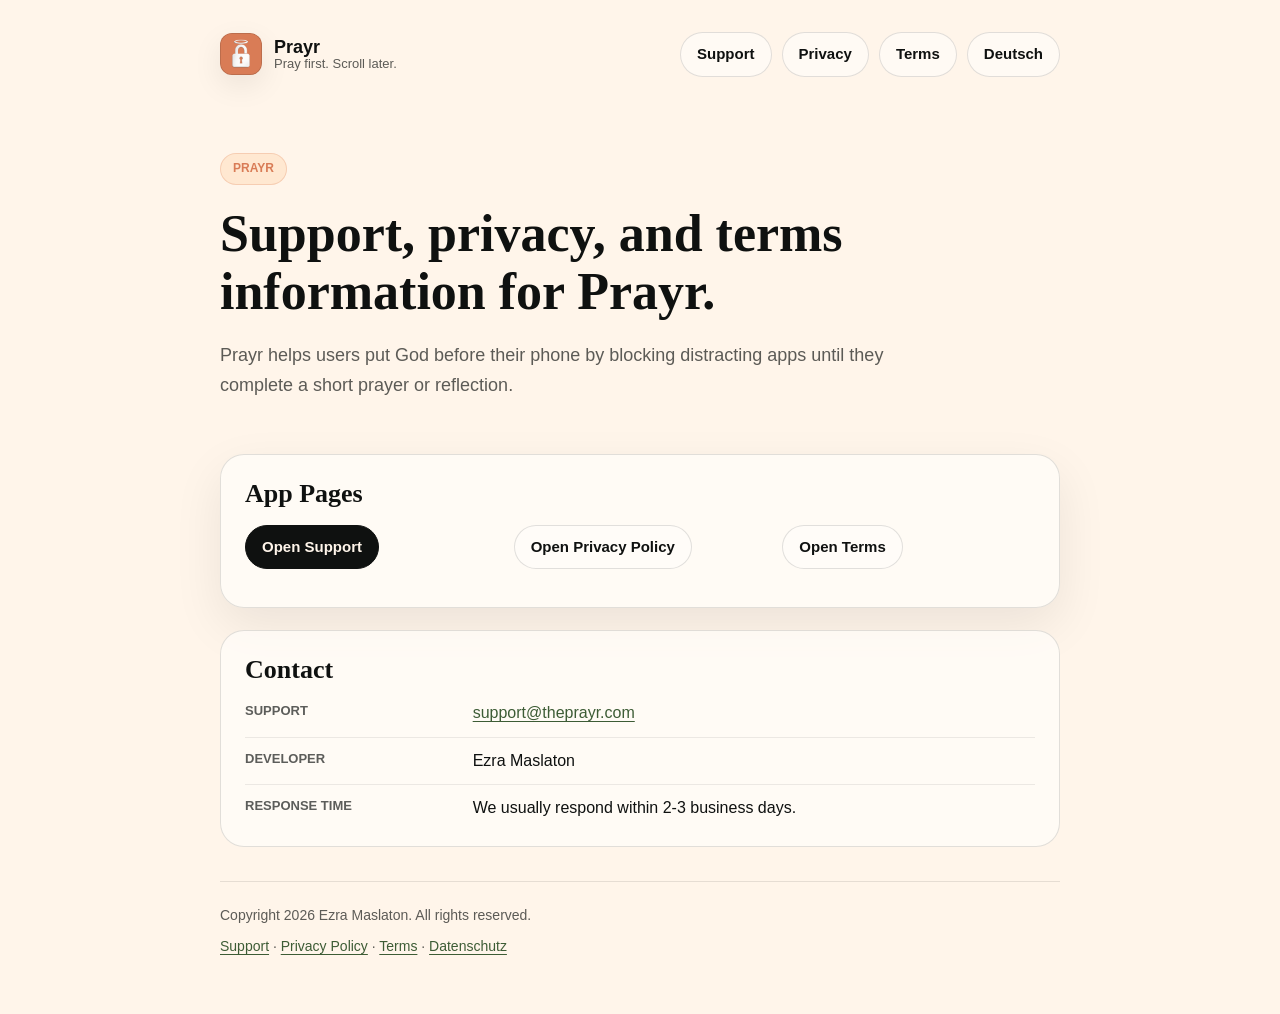
<file: docs/index.html>
<!doctype html>
<html lang="en">
  <head>
    <meta charset="utf-8">
    <meta name="viewport" content="width=device-width, initial-scale=1">
    <title>Prayr Support, Privacy, and Terms</title>
    <meta name="description" content="Support, privacy, and terms information for Prayr, the Christian prayer habit and Screen Time app blocker.">
    <meta property="og:image" content="https://theprayr.com/assets/app-icon.png">
    <link rel="icon" href="assets/app-icon.png" type="image/png">
    <link rel="stylesheet" href="assets/styles.css">
  </head>
  <body>
    <main class="site-shell">
      <header class="site-header">
        <a class="brand" href="./">
          <span class="brand-mark" aria-hidden="true"><img src="assets/app-icon.png" alt=""></span>
          <span class="brand-text">
            <span class="brand-name">Prayr</span>
            <span class="brand-tagline">Pray first. Scroll later.</span>
          </span>
        </a>
        <nav class="nav" aria-label="Main navigation">
          <a href="support/">Support</a>
          <a href="privacy/">Privacy</a>
          <a href="terms/">Terms</a>
          <a href="de/datenschutz/">Deutsch</a>
        </nav>
      </header>

      <section class="hero">
        <p class="eyebrow">Prayr</p>
        <h1>Support, privacy, and terms information for Prayr.</h1>
        <p class="lede">Prayr helps users put God before their phone by blocking distracting apps until they complete a short prayer or reflection.</p>
      </section>

      <section class="content-stack" aria-label="Available pages">
        <div class="panel">
          <h2>App Pages</h2>
          <div class="grid three">
            <p><a class="button primary" href="support/">Open Support</a></p>
            <p><a class="button" href="privacy/">Open Privacy Policy</a></p>
            <p><a class="button" href="terms/">Open Terms</a></p>
          </div>
        </div>
        <div class="panel flat">
          <h2>Contact</h2>
          <ul class="meta-list">
            <li><span class="meta-label">Support</span><span><a href="mailto:support@theprayr.com">support@theprayr.com</a></span></li>
            <li><span class="meta-label">Developer</span><span>Ezra Maslaton</span></li>
            <li><span class="meta-label">Response time</span><span>We usually respond within 2-3 business days.</span></li>
          </ul>
        </div>
      </section>

      <footer class="site-footer">
        <span>Copyright 2026 Ezra Maslaton. All rights reserved.</span>
        <span><a href="support/">Support</a> · <a href="privacy/">Privacy Policy</a> · <a href="terms/">Terms</a> · <a href="de/datenschutz/">Datenschutz</a></span>
      </footer>
    </main>
  </body>
</html>
</file>
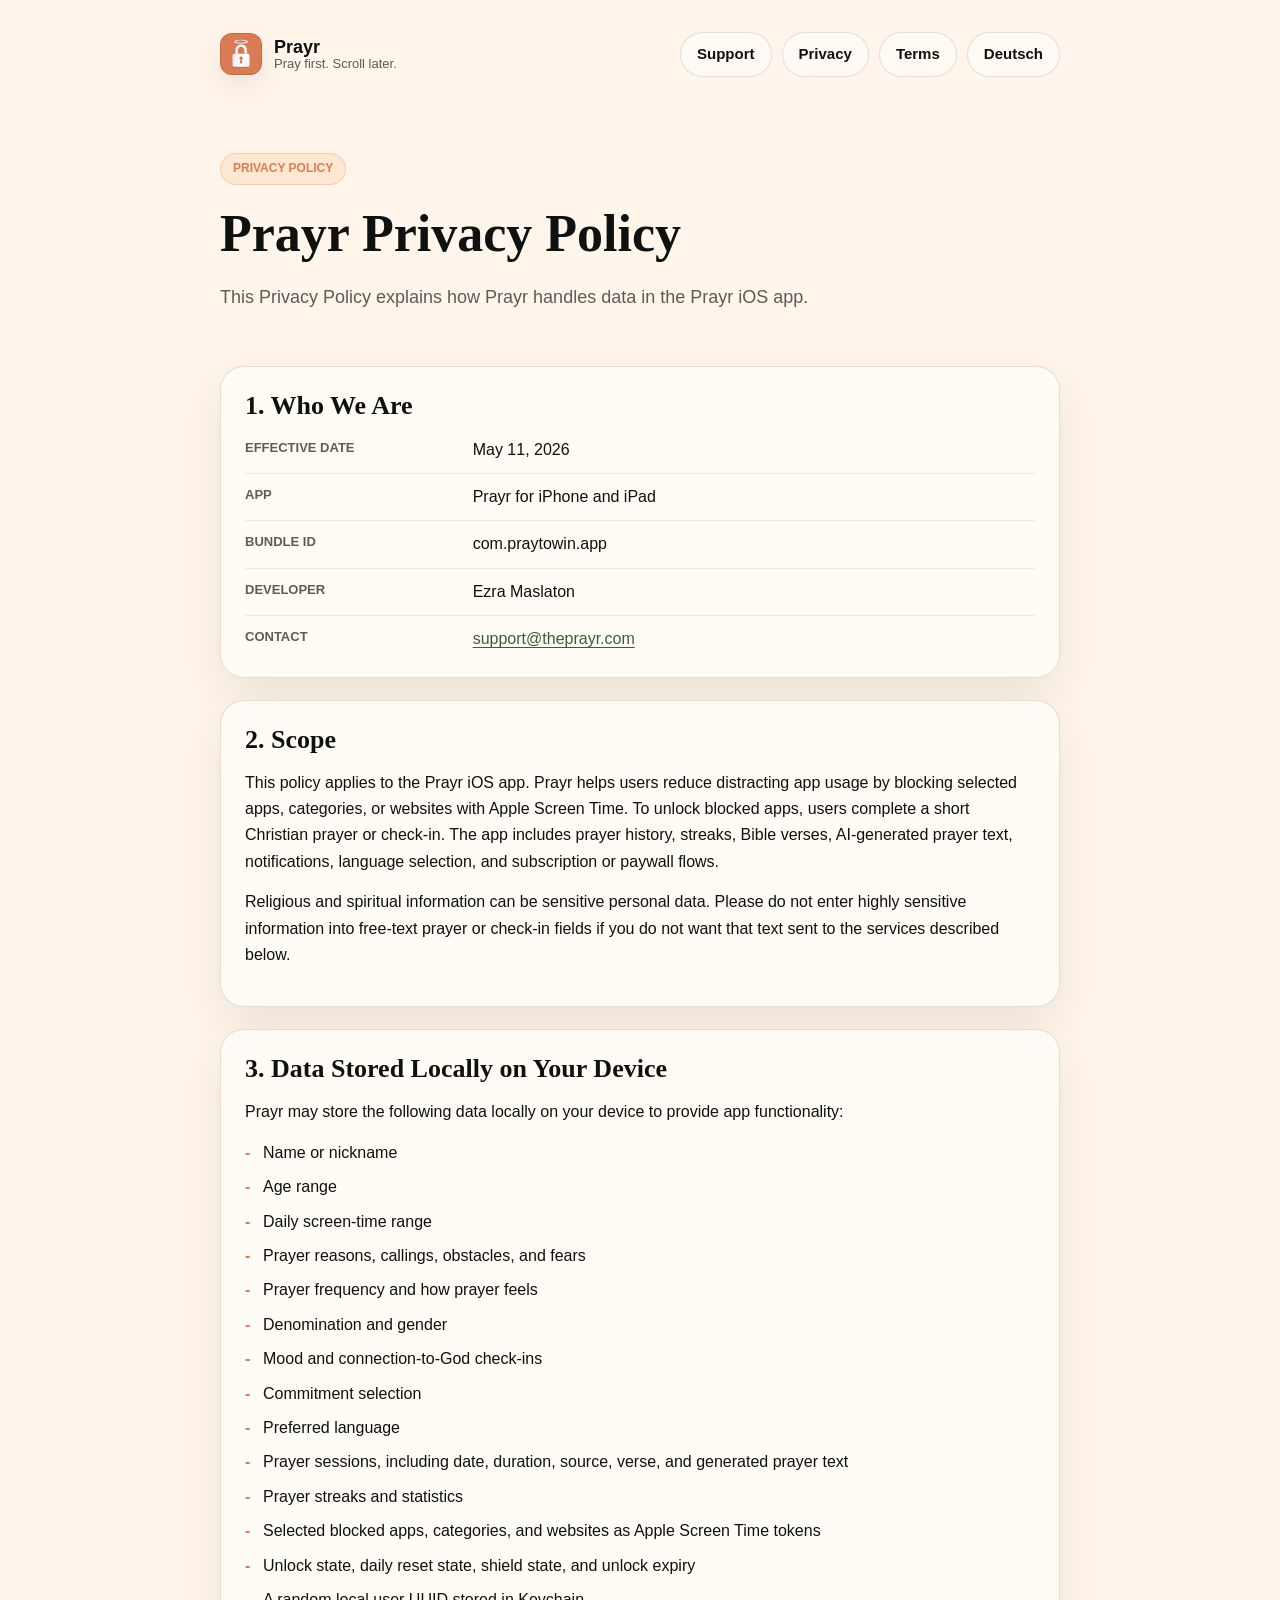
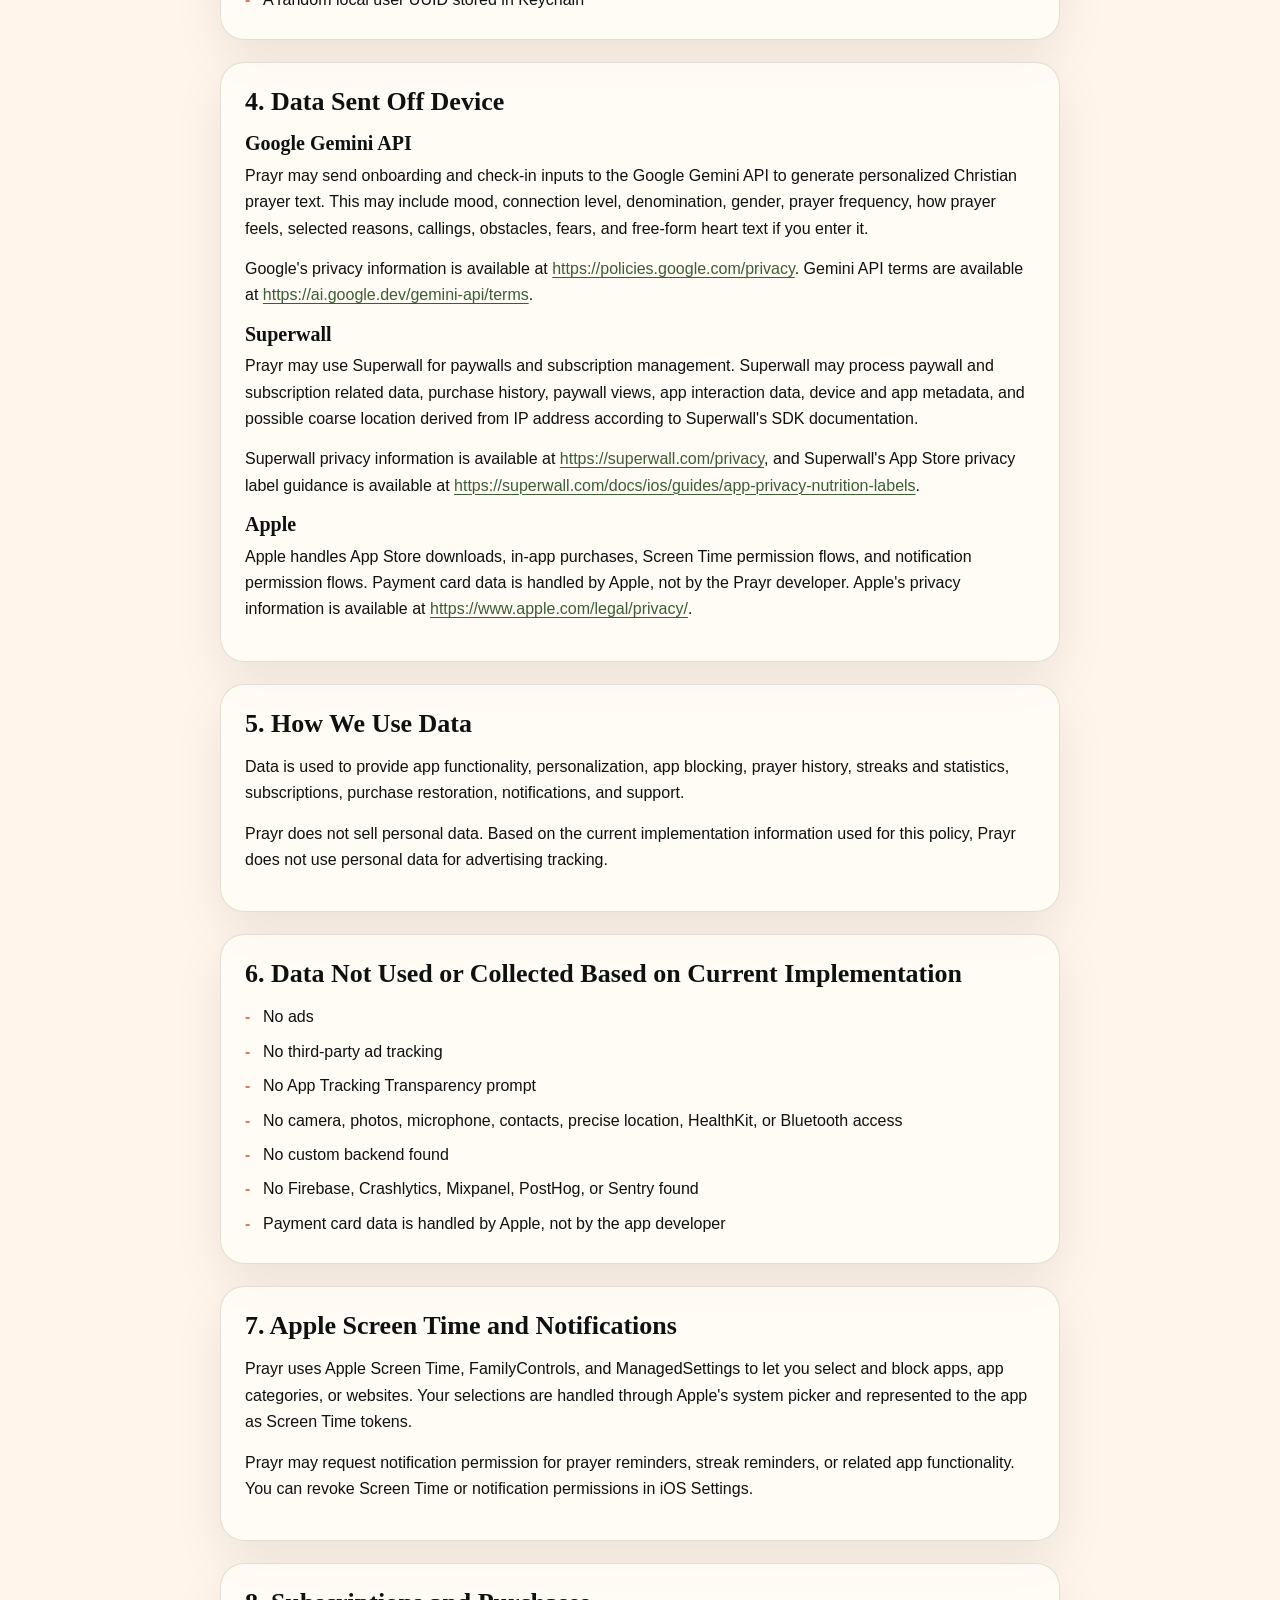
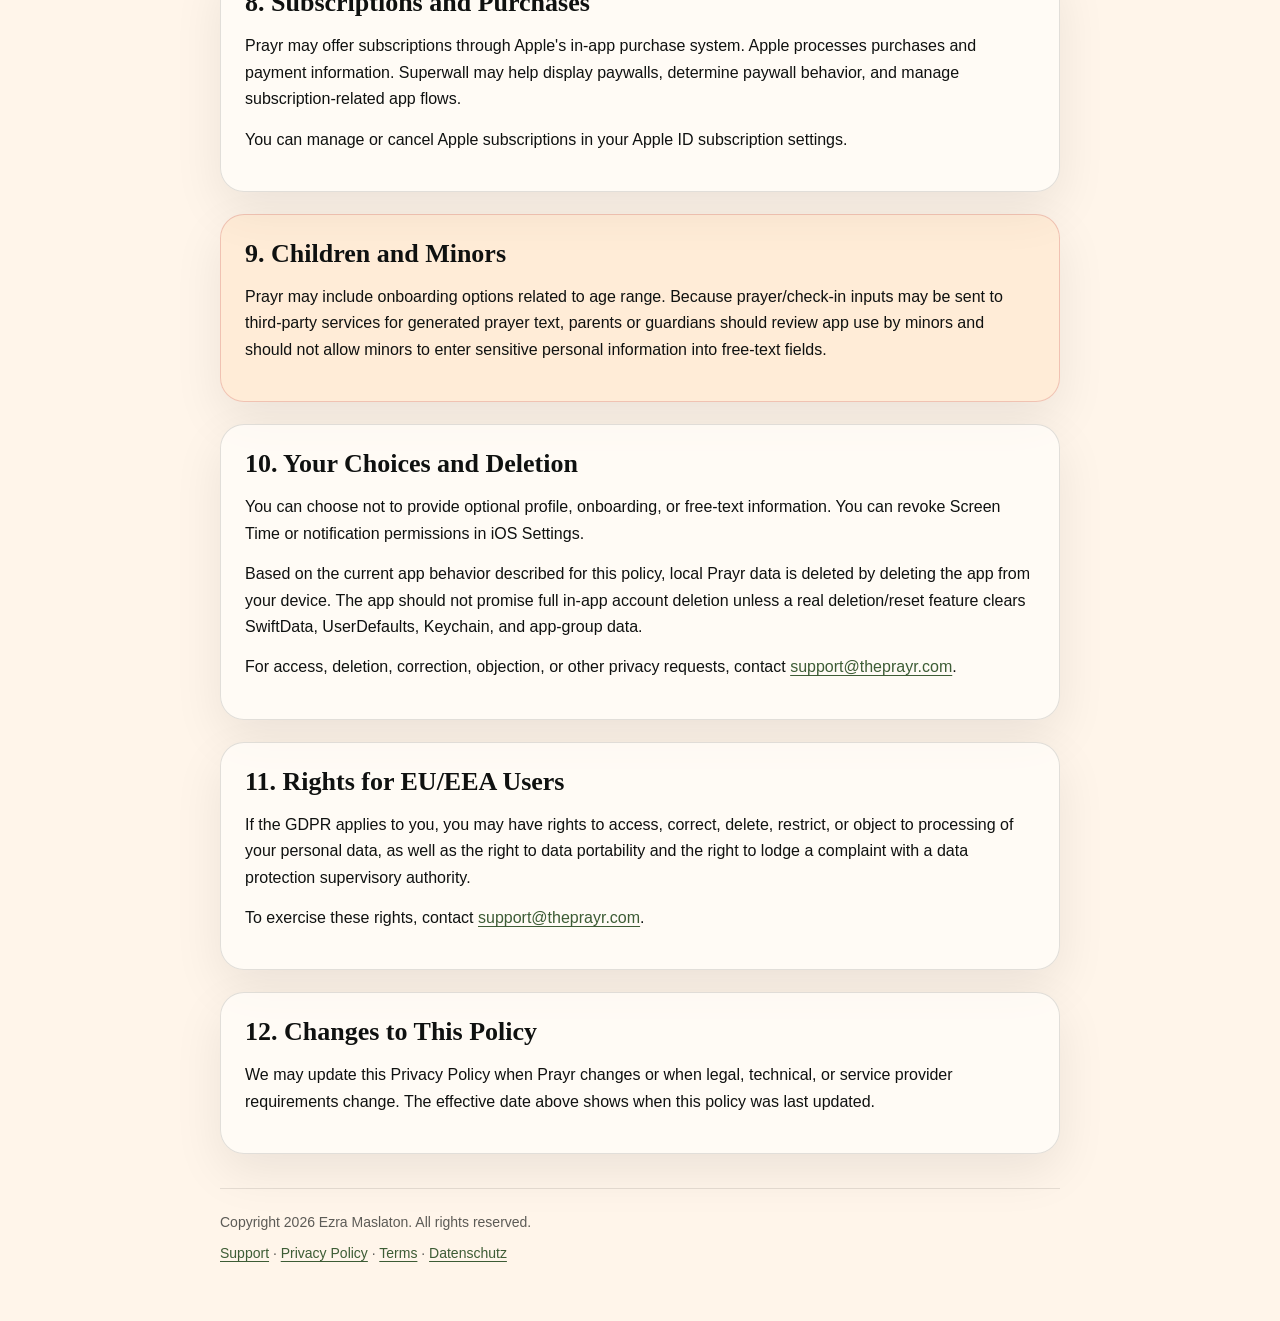
<file: docs/privacy/index.html>
<!doctype html>
<html lang="en">
  <head>
    <meta charset="utf-8">
    <meta name="viewport" content="width=device-width, initial-scale=1">
    <title>Prayr Privacy Policy</title>
    <meta name="description" content="Privacy Policy for Prayr, the Christian prayer habit and Screen Time app blocker for iOS.">
    <meta property="og:image" content="https://theprayr.com/assets/app-icon.png">
    <link rel="icon" href="../assets/app-icon.png" type="image/png">
    <link rel="stylesheet" href="../assets/styles.css">
  </head>
  <body>
    <main class="site-shell">
      <header class="site-header">
        <a class="brand" href="../">
          <span class="brand-mark" aria-hidden="true"><img src="../assets/app-icon.png" alt=""></span>
          <span class="brand-text">
            <span class="brand-name">Prayr</span>
            <span class="brand-tagline">Pray first. Scroll later.</span>
          </span>
        </a>
        <nav class="nav" aria-label="Main navigation">
          <a href="../support/">Support</a>
          <a href="./" aria-current="page">Privacy</a>
          <a href="../terms/">Terms</a>
          <a href="../de/datenschutz/">Deutsch</a>
        </nav>
      </header>

      <section class="hero">
        <p class="eyebrow">Privacy Policy</p>
        <h1>Prayr Privacy Policy</h1>
        <p class="lede">This Privacy Policy explains how Prayr handles data in the Prayr iOS app.</p>
      </section>

      <section class="content-stack">
        <div class="panel">
          <h2>1. Who We Are</h2>
          <ul class="meta-list">
            <li><span class="meta-label">Effective date</span><span>May 11, 2026</span></li>
            <li><span class="meta-label">App</span><span>Prayr for iPhone and iPad</span></li>
            <li><span class="meta-label">Bundle ID</span><span>com.praytowin.app</span></li>
            <li><span class="meta-label">Developer</span><span>Ezra Maslaton</span></li>
            <li><span class="meta-label">Contact</span><span><a href="mailto:support@theprayr.com">support@theprayr.com</a></span></li>
          </ul>
        </div>

        <div class="panel">
          <h2>2. Scope</h2>
          <p>This policy applies to the Prayr iOS app. Prayr helps users reduce distracting app usage by blocking selected apps, categories, or websites with Apple Screen Time. To unlock blocked apps, users complete a short Christian prayer or check-in. The app includes prayer history, streaks, Bible verses, AI-generated prayer text, notifications, language selection, and subscription or paywall flows.</p>
          <p>Religious and spiritual information can be sensitive personal data. Please do not enter highly sensitive information into free-text prayer or check-in fields if you do not want that text sent to the services described below.</p>
        </div>

        <div class="panel">
          <h2>3. Data Stored Locally on Your Device</h2>
          <p>Prayr may store the following data locally on your device to provide app functionality:</p>
          <ul class="plain-list">
            <li>Name or nickname</li>
            <li>Age range</li>
            <li>Daily screen-time range</li>
            <li>Prayer reasons, callings, obstacles, and fears</li>
            <li>Prayer frequency and how prayer feels</li>
            <li>Denomination and gender</li>
            <li>Mood and connection-to-God check-ins</li>
            <li>Commitment selection</li>
            <li>Preferred language</li>
            <li>Prayer sessions, including date, duration, source, verse, and generated prayer text</li>
            <li>Prayer streaks and statistics</li>
            <li>Selected blocked apps, categories, and websites as Apple Screen Time tokens</li>
            <li>Unlock state, daily reset state, shield state, and unlock expiry</li>
            <li>A random local user UUID stored in Keychain</li>
          </ul>
        </div>

        <div class="panel">
          <h2>4. Data Sent Off Device</h2>
          <h3>Google Gemini API</h3>
          <p>Prayr may send onboarding and check-in inputs to the Google Gemini API to generate personalized Christian prayer text. This may include mood, connection level, denomination, gender, prayer frequency, how prayer feels, selected reasons, callings, obstacles, fears, and free-form heart text if you enter it.</p>
          <p>Google's privacy information is available at <a href="https://policies.google.com/privacy">https://policies.google.com/privacy</a>. Gemini API terms are available at <a href="https://ai.google.dev/gemini-api/terms">https://ai.google.dev/gemini-api/terms</a>.</p>

          <h3>Superwall</h3>
          <p>Prayr may use Superwall for paywalls and subscription management. Superwall may process paywall and subscription related data, purchase history, paywall views, app interaction data, device and app metadata, and possible coarse location derived from IP address according to Superwall's SDK documentation.</p>
          <p>Superwall privacy information is available at <a href="https://superwall.com/privacy">https://superwall.com/privacy</a>, and Superwall's App Store privacy label guidance is available at <a href="https://superwall.com/docs/ios/guides/app-privacy-nutrition-labels">https://superwall.com/docs/ios/guides/app-privacy-nutrition-labels</a>.</p>

          <h3>Apple</h3>
          <p>Apple handles App Store downloads, in-app purchases, Screen Time permission flows, and notification permission flows. Payment card data is handled by Apple, not by the Prayr developer. Apple's privacy information is available at <a href="https://www.apple.com/legal/privacy/">https://www.apple.com/legal/privacy/</a>.</p>
        </div>

        <div class="panel">
          <h2>5. How We Use Data</h2>
          <p>Data is used to provide app functionality, personalization, app blocking, prayer history, streaks and statistics, subscriptions, purchase restoration, notifications, and support.</p>
          <p>Prayr does not sell personal data. Based on the current implementation information used for this policy, Prayr does not use personal data for advertising tracking.</p>
        </div>

        <div class="panel">
          <h2>6. Data Not Used or Collected Based on Current Implementation</h2>
          <ul class="plain-list">
            <li>No ads</li>
            <li>No third-party ad tracking</li>
            <li>No App Tracking Transparency prompt</li>
            <li>No camera, photos, microphone, contacts, precise location, HealthKit, or Bluetooth access</li>
            <li>No custom backend found</li>
            <li>No Firebase, Crashlytics, Mixpanel, PostHog, or Sentry found</li>
            <li>Payment card data is handled by Apple, not by the app developer</li>
          </ul>
        </div>

        <div class="panel">
          <h2>7. Apple Screen Time and Notifications</h2>
          <p>Prayr uses Apple Screen Time, FamilyControls, and ManagedSettings to let you select and block apps, app categories, or websites. Your selections are handled through Apple's system picker and represented to the app as Screen Time tokens.</p>
          <p>Prayr may request notification permission for prayer reminders, streak reminders, or related app functionality. You can revoke Screen Time or notification permissions in iOS Settings.</p>
        </div>

        <div class="panel">
          <h2>8. Subscriptions and Purchases</h2>
          <p>Prayr may offer subscriptions through Apple's in-app purchase system. Apple processes purchases and payment information. Superwall may help display paywalls, determine paywall behavior, and manage subscription-related app flows.</p>
          <p>You can manage or cancel Apple subscriptions in your Apple ID subscription settings.</p>
        </div>

        <div class="panel warning">
          <h2>9. Children and Minors</h2>
          <p>Prayr may include onboarding options related to age range. Because prayer/check-in inputs may be sent to third-party services for generated prayer text, parents or guardians should review app use by minors and should not allow minors to enter sensitive personal information into free-text fields.</p>
        </div>

        <div class="panel">
          <h2>10. Your Choices and Deletion</h2>
          <p>You can choose not to provide optional profile, onboarding, or free-text information. You can revoke Screen Time or notification permissions in iOS Settings.</p>
          <p>Based on the current app behavior described for this policy, local Prayr data is deleted by deleting the app from your device. The app should not promise full in-app account deletion unless a real deletion/reset feature clears SwiftData, UserDefaults, Keychain, and app-group data.</p>
          <p>For access, deletion, correction, objection, or other privacy requests, contact <a href="mailto:support@theprayr.com">support@theprayr.com</a>.</p>
        </div>

        <div class="panel">
          <h2>11. Rights for EU/EEA Users</h2>
          <p>If the GDPR applies to you, you may have rights to access, correct, delete, restrict, or object to processing of your personal data, as well as the right to data portability and the right to lodge a complaint with a data protection supervisory authority.</p>
          <p>To exercise these rights, contact <a href="mailto:support@theprayr.com">support@theprayr.com</a>.</p>
        </div>

        <div class="panel">
          <h2>12. Changes to This Policy</h2>
          <p>We may update this Privacy Policy when Prayr changes or when legal, technical, or service provider requirements change. The effective date above shows when this policy was last updated.</p>
        </div>
      </section>

      <footer class="site-footer">
        <span>Copyright 2026 Ezra Maslaton. All rights reserved.</span>
        <span><a href="../support/">Support</a> · <a href="./">Privacy Policy</a> · <a href="../terms/">Terms</a> · <a href="../de/datenschutz/">Datenschutz</a></span>
      </footer>
    </main>
  </body>
</html>
</file>
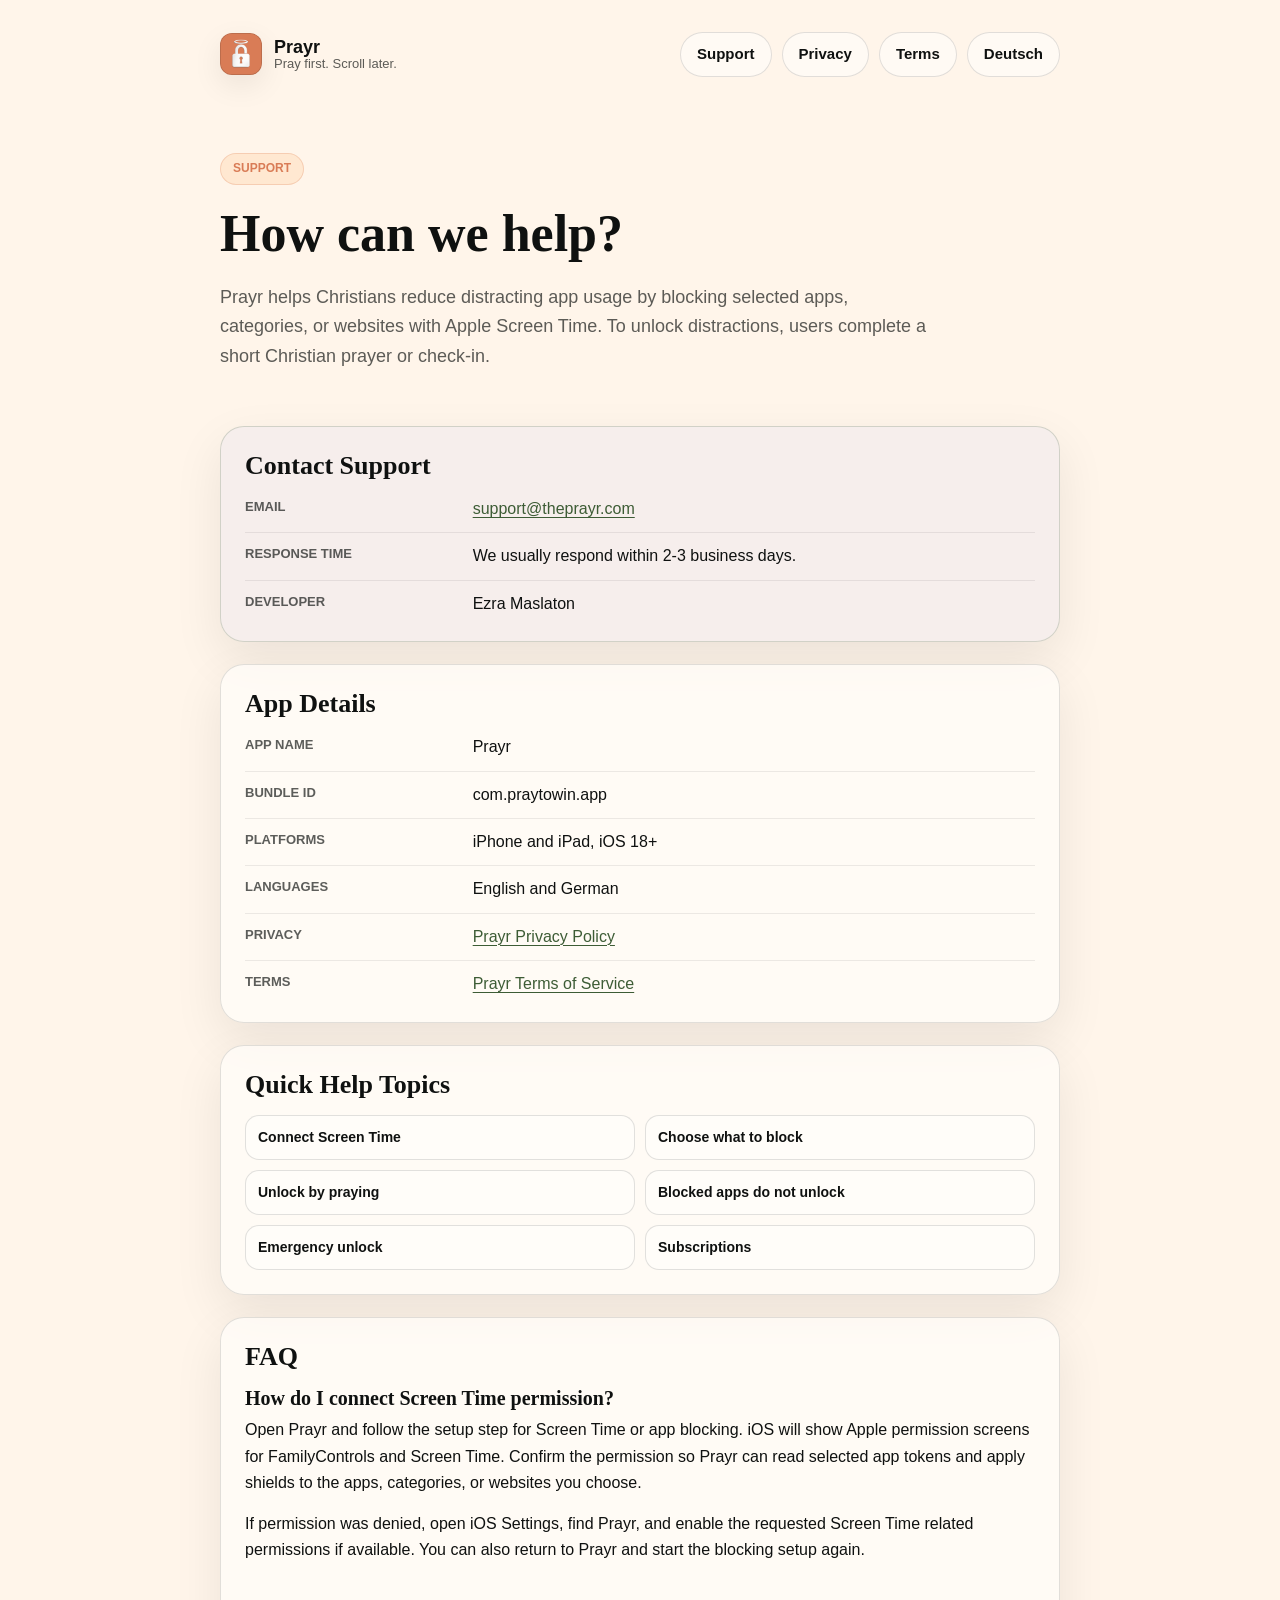
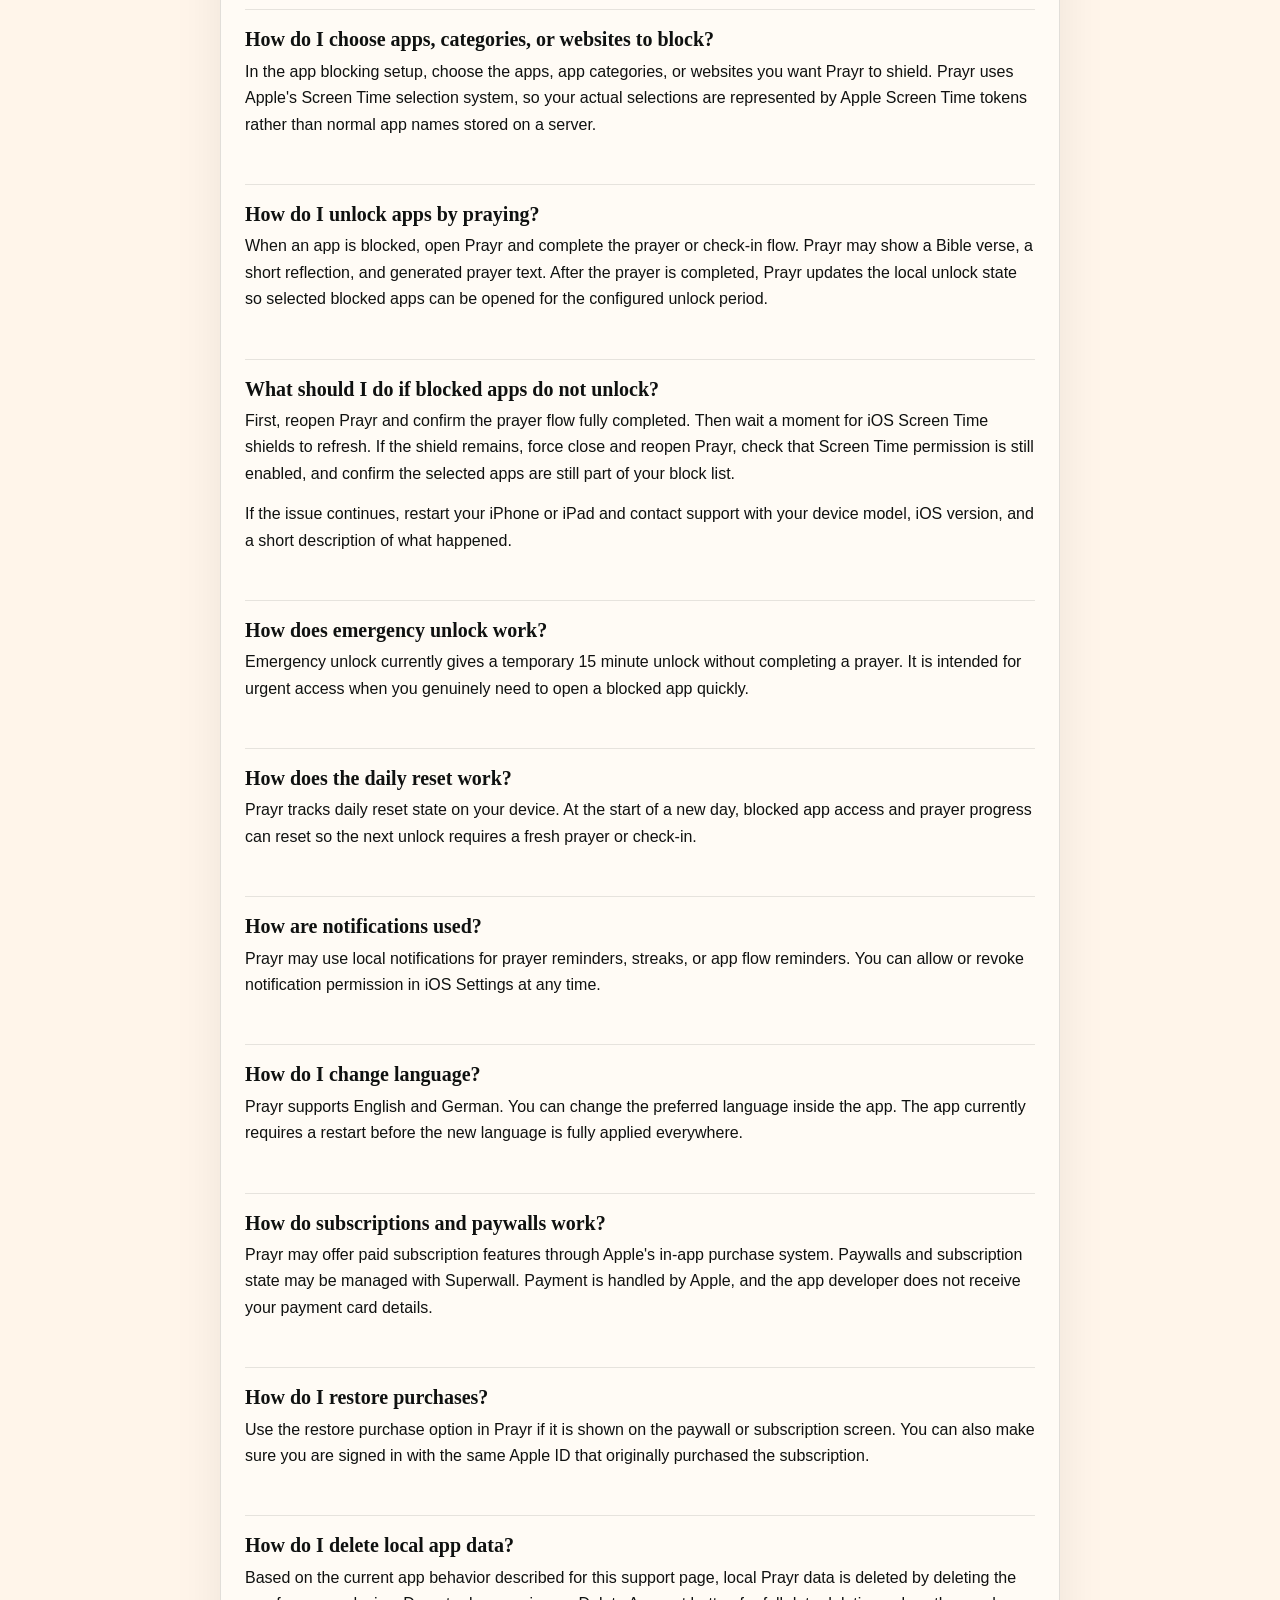
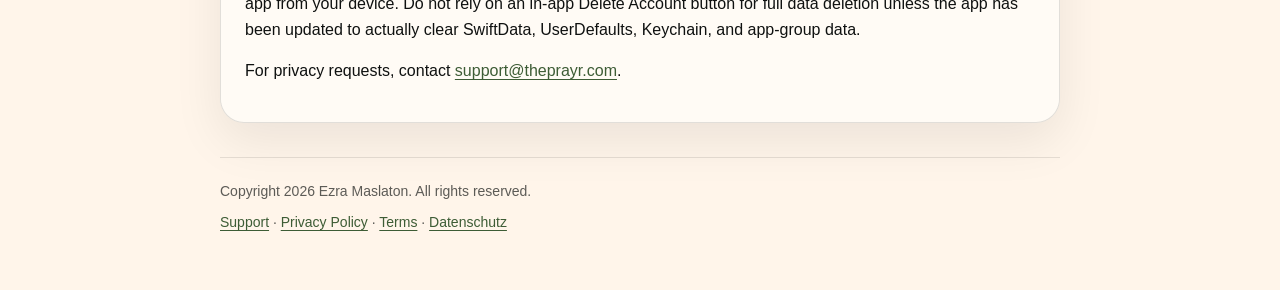
<file: docs/support/index.html>
<!doctype html>
<html lang="en">
  <head>
    <meta charset="utf-8">
    <meta name="viewport" content="width=device-width, initial-scale=1">
    <title>Prayr Support</title>
    <meta name="description" content="Support information and frequently asked questions for the Prayr iOS app.">
    <meta property="og:image" content="https://theprayr.com/assets/app-icon.png">
    <link rel="icon" href="../assets/app-icon.png" type="image/png">
    <link rel="stylesheet" href="../assets/styles.css">
  </head>
  <body>
    <main class="site-shell">
      <header class="site-header">
        <a class="brand" href="../">
          <span class="brand-mark" aria-hidden="true"><img src="../assets/app-icon.png" alt=""></span>
          <span class="brand-text">
            <span class="brand-name">Prayr</span>
            <span class="brand-tagline">Pray first. Scroll later.</span>
          </span>
        </a>
        <nav class="nav" aria-label="Main navigation">
          <a href="./" aria-current="page">Support</a>
          <a href="../privacy/">Privacy</a>
          <a href="../terms/">Terms</a>
          <a href="../de/datenschutz/">Deutsch</a>
        </nav>
      </header>

      <section class="hero">
        <p class="eyebrow">Support</p>
        <h1>How can we help?</h1>
        <p class="lede">Prayr helps Christians reduce distracting app usage by blocking selected apps, categories, or websites with Apple Screen Time. To unlock distractions, users complete a short Christian prayer or check-in.</p>
      </section>

      <section class="content-stack">
        <div class="panel callout">
          <h2>Contact Support</h2>
          <ul class="meta-list">
            <li><span class="meta-label">Email</span><span><a href="mailto:support@theprayr.com">support@theprayr.com</a></span></li>
            <li><span class="meta-label">Response time</span><span>We usually respond within 2-3 business days.</span></li>
            <li><span class="meta-label">Developer</span><span>Ezra Maslaton</span></li>
          </ul>
        </div>

        <div class="panel">
          <h2>App Details</h2>
          <ul class="meta-list">
            <li><span class="meta-label">App name</span><span>Prayr</span></li>
            <li><span class="meta-label">Bundle ID</span><span>com.praytowin.app</span></li>
            <li><span class="meta-label">Platforms</span><span>iPhone and iPad, iOS 18+</span></li>
            <li><span class="meta-label">Languages</span><span>English and German</span></li>
            <li><span class="meta-label">Privacy</span><span><a href="../privacy/">Prayr Privacy Policy</a></span></li>
            <li><span class="meta-label">Terms</span><span><a href="../terms/">Prayr Terms of Service</a></span></li>
          </ul>
        </div>

        <div class="panel">
          <h2>Quick Help Topics</h2>
          <div class="quick-links">
            <a href="#screen-time">Connect Screen Time</a>
            <a href="#choose-blocks">Choose what to block</a>
            <a href="#unlock">Unlock by praying</a>
            <a href="#unlock-issues">Blocked apps do not unlock</a>
            <a href="#emergency">Emergency unlock</a>
            <a href="#subscriptions">Subscriptions</a>
          </div>
        </div>

        <div class="panel">
          <h2>FAQ</h2>
          <div class="faq">
            <article class="faq-item" id="screen-time">
              <h3>How do I connect Screen Time permission?</h3>
              <p>Open Prayr and follow the setup step for Screen Time or app blocking. iOS will show Apple permission screens for FamilyControls and Screen Time. Confirm the permission so Prayr can read selected app tokens and apply shields to the apps, categories, or websites you choose.</p>
              <p>If permission was denied, open iOS Settings, find Prayr, and enable the requested Screen Time related permissions if available. You can also return to Prayr and start the blocking setup again.</p>
            </article>

            <article class="faq-item" id="choose-blocks">
              <h3>How do I choose apps, categories, or websites to block?</h3>
              <p>In the app blocking setup, choose the apps, app categories, or websites you want Prayr to shield. Prayr uses Apple's Screen Time selection system, so your actual selections are represented by Apple Screen Time tokens rather than normal app names stored on a server.</p>
            </article>

            <article class="faq-item" id="unlock">
              <h3>How do I unlock apps by praying?</h3>
              <p>When an app is blocked, open Prayr and complete the prayer or check-in flow. Prayr may show a Bible verse, a short reflection, and generated prayer text. After the prayer is completed, Prayr updates the local unlock state so selected blocked apps can be opened for the configured unlock period.</p>
            </article>

            <article class="faq-item" id="unlock-issues">
              <h3>What should I do if blocked apps do not unlock?</h3>
              <p>First, reopen Prayr and confirm the prayer flow fully completed. Then wait a moment for iOS Screen Time shields to refresh. If the shield remains, force close and reopen Prayr, check that Screen Time permission is still enabled, and confirm the selected apps are still part of your block list.</p>
              <p>If the issue continues, restart your iPhone or iPad and contact support with your device model, iOS version, and a short description of what happened.</p>
            </article>

            <article class="faq-item" id="emergency">
              <h3>How does emergency unlock work?</h3>
              <p>Emergency unlock currently gives a temporary 15 minute unlock without completing a prayer. It is intended for urgent access when you genuinely need to open a blocked app quickly.</p>
            </article>

            <article class="faq-item" id="daily-reset">
              <h3>How does the daily reset work?</h3>
              <p>Prayr tracks daily reset state on your device. At the start of a new day, blocked app access and prayer progress can reset so the next unlock requires a fresh prayer or check-in.</p>
            </article>

            <article class="faq-item" id="notifications">
              <h3>How are notifications used?</h3>
              <p>Prayr may use local notifications for prayer reminders, streaks, or app flow reminders. You can allow or revoke notification permission in iOS Settings at any time.</p>
            </article>

            <article class="faq-item" id="language">
              <h3>How do I change language?</h3>
              <p>Prayr supports English and German. You can change the preferred language inside the app. The app currently requires a restart before the new language is fully applied everywhere.</p>
            </article>

            <article class="faq-item" id="subscriptions">
              <h3>How do subscriptions and paywalls work?</h3>
              <p>Prayr may offer paid subscription features through Apple's in-app purchase system. Paywalls and subscription state may be managed with Superwall. Payment is handled by Apple, and the app developer does not receive your payment card details.</p>
            </article>

            <article class="faq-item" id="restore">
              <h3>How do I restore purchases?</h3>
              <p>Use the restore purchase option in Prayr if it is shown on the paywall or subscription screen. You can also make sure you are signed in with the same Apple ID that originally purchased the subscription.</p>
            </article>

            <article class="faq-item" id="delete-data">
              <h3>How do I delete local app data?</h3>
              <p>Based on the current app behavior described for this support page, local Prayr data is deleted by deleting the app from your device. Do not rely on an in-app Delete Account button for full data deletion unless the app has been updated to actually clear SwiftData, UserDefaults, Keychain, and app-group data.</p>
              <p>For privacy requests, contact <a href="mailto:support@theprayr.com">support@theprayr.com</a>.</p>
            </article>
          </div>
        </div>
      </section>

      <footer class="site-footer">
        <span>Copyright 2026 Ezra Maslaton. All rights reserved.</span>
        <span><a href="./">Support</a> · <a href="../privacy/">Privacy Policy</a> · <a href="../terms/">Terms</a> · <a href="../de/datenschutz/">Datenschutz</a></span>
      </footer>
    </main>
  </body>
</html>
</file>
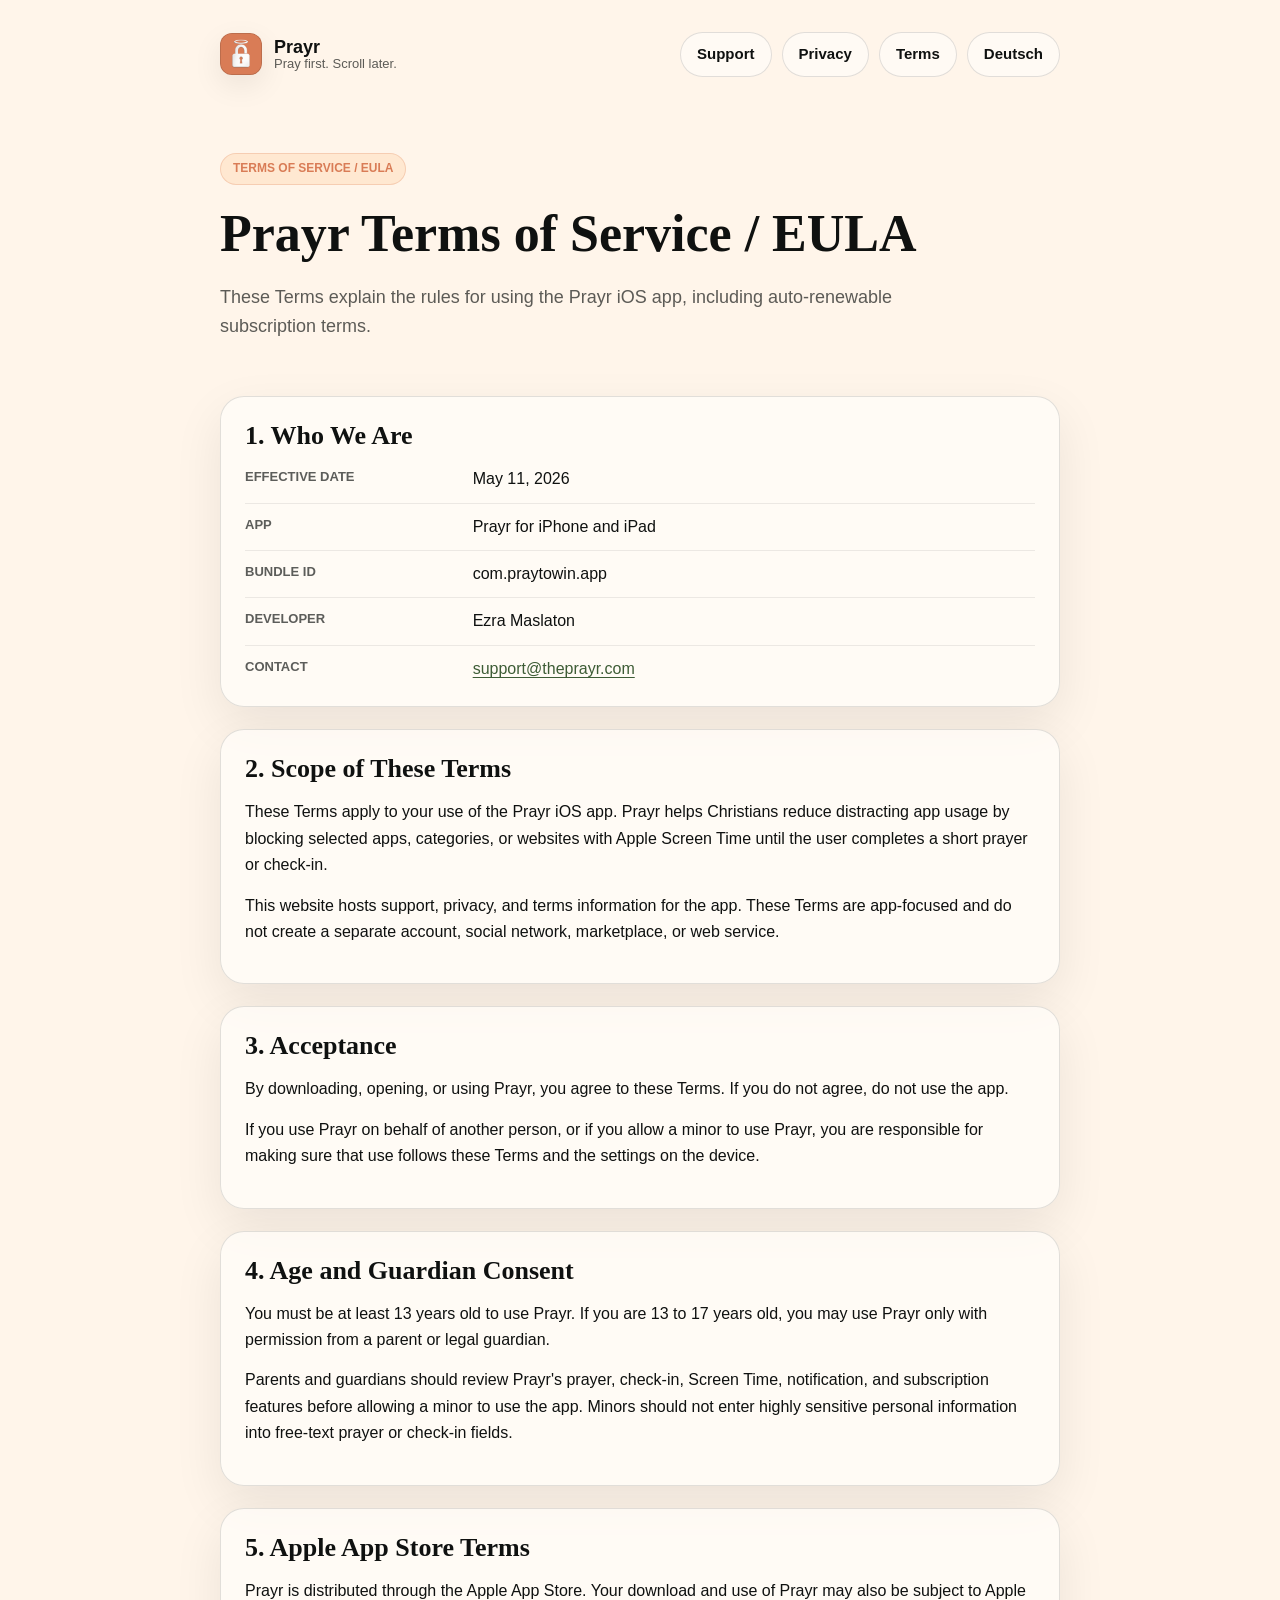
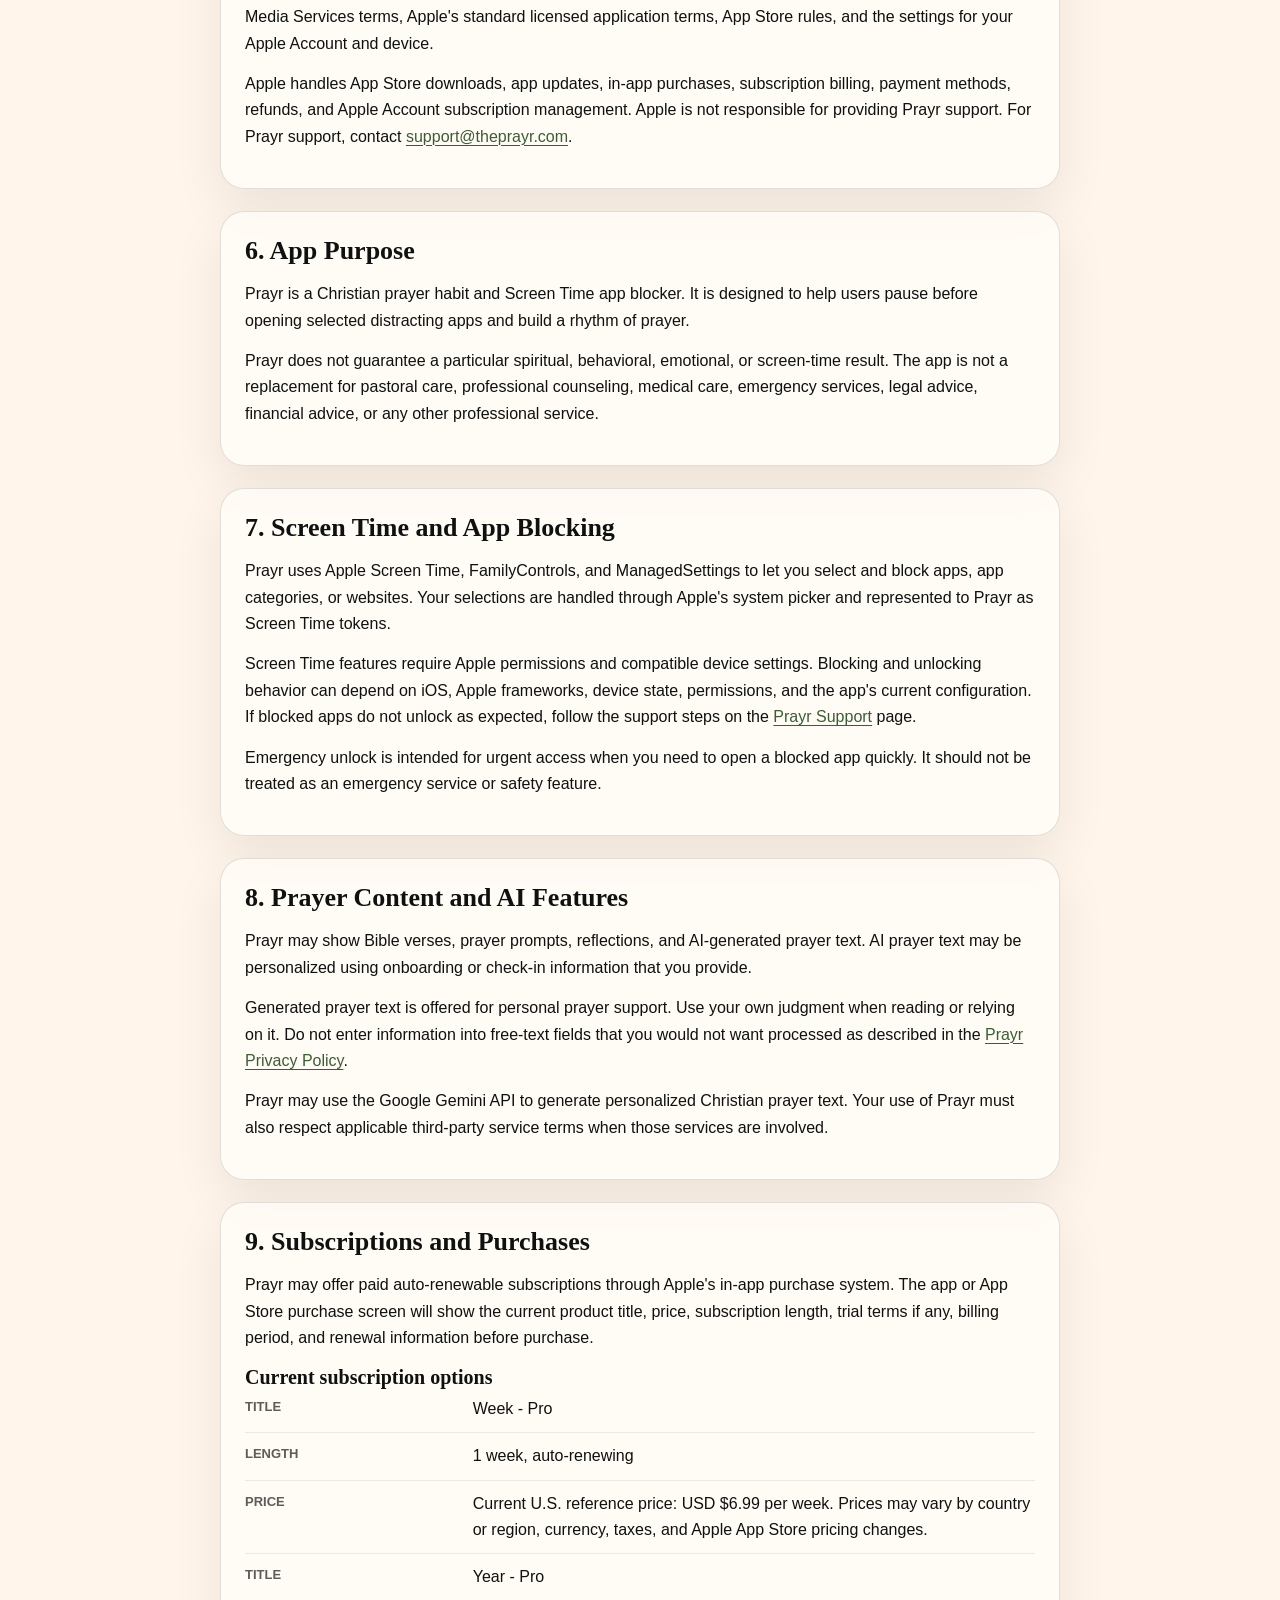
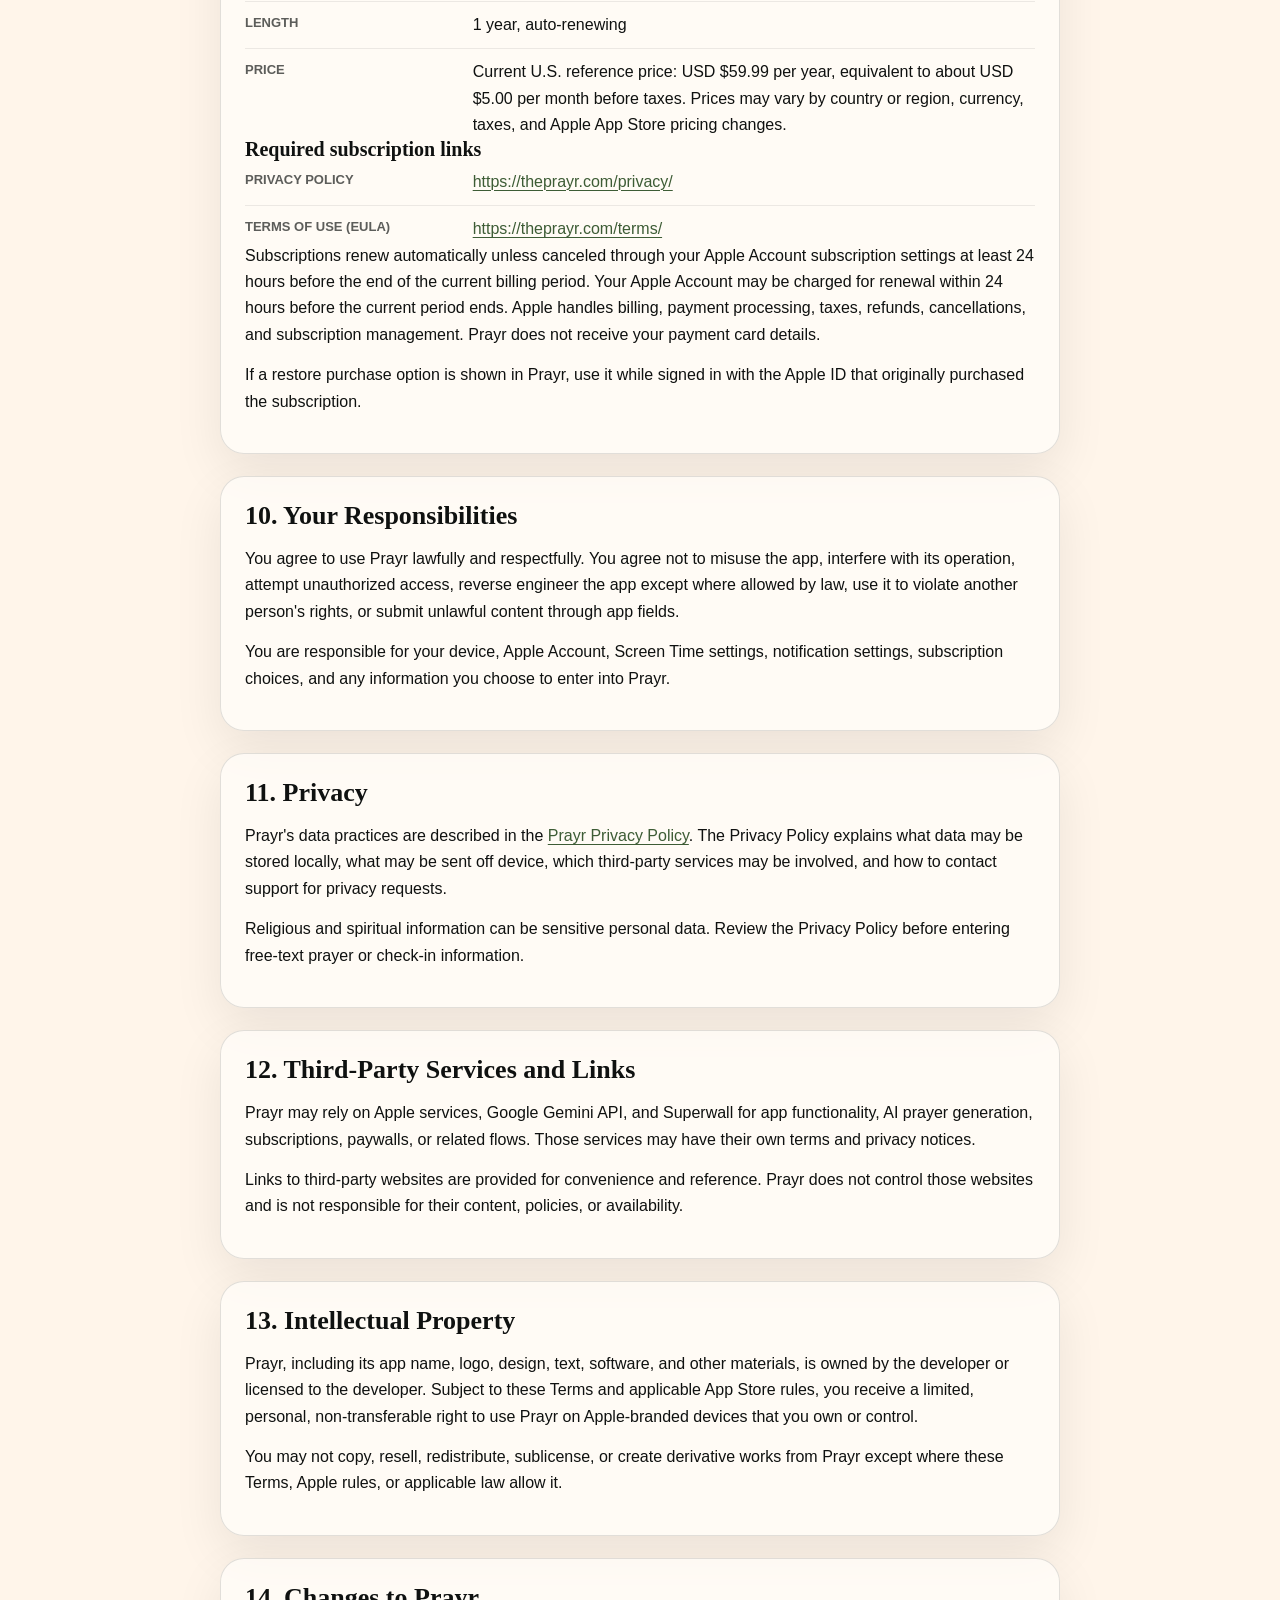
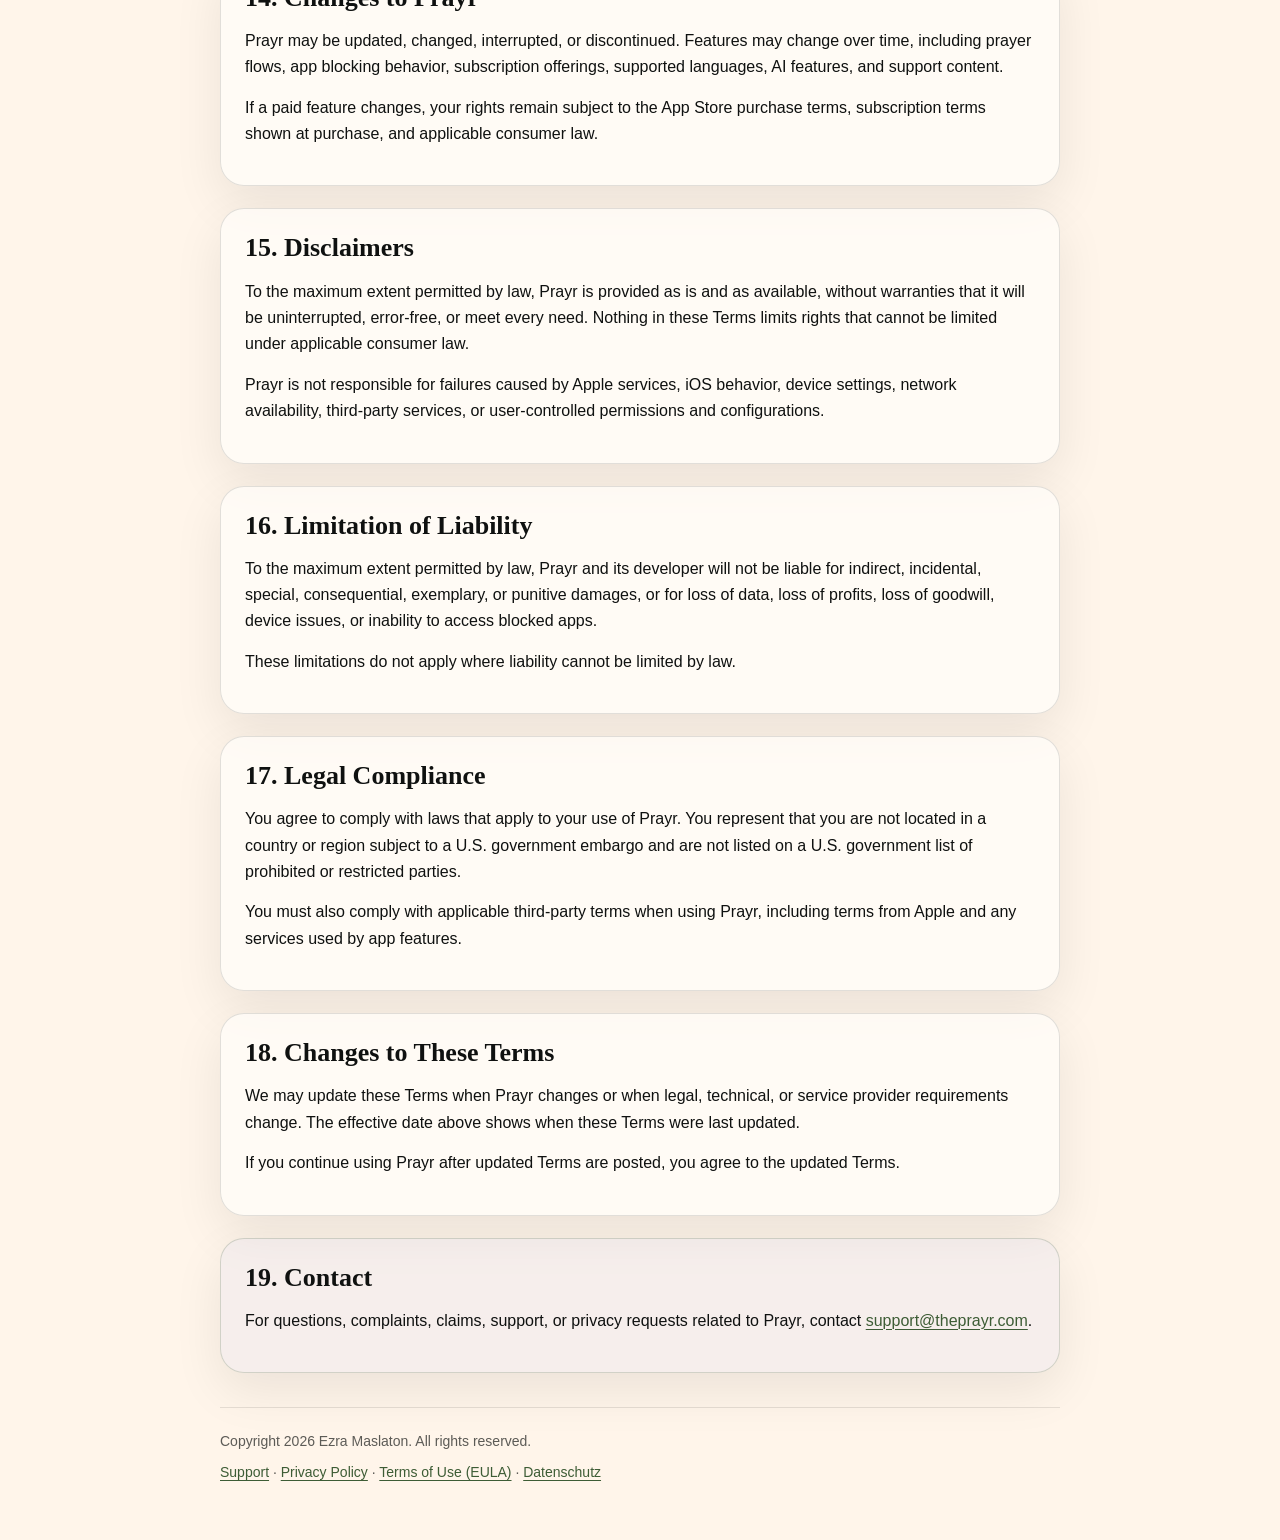
<file: docs/terms/index.html>
<!doctype html>
<html lang="en">
  <head>
    <meta charset="utf-8">
    <meta name="viewport" content="width=device-width, initial-scale=1">
    <title>Prayr Terms of Service / EULA</title>
    <meta name="description" content="Terms of Service and EULA for Prayr, the Christian prayer habit and Screen Time app blocker for iOS.">
    <meta property="og:image" content="https://theprayr.com/assets/app-icon.png">
    <link rel="icon" href="../assets/app-icon.png" type="image/png">
    <link rel="stylesheet" href="../assets/styles.css">
  </head>
  <body>
    <main class="site-shell">
      <header class="site-header">
        <a class="brand" href="../">
          <span class="brand-mark" aria-hidden="true"><img src="../assets/app-icon.png" alt=""></span>
          <span class="brand-text">
            <span class="brand-name">Prayr</span>
            <span class="brand-tagline">Pray first. Scroll later.</span>
          </span>
        </a>
        <nav class="nav" aria-label="Main navigation">
          <a href="../support/">Support</a>
          <a href="../privacy/">Privacy</a>
          <a href="./" aria-current="page">Terms</a>
          <a href="../de/datenschutz/">Deutsch</a>
        </nav>
      </header>

      <section class="hero">
        <p class="eyebrow">Terms of Service / EULA</p>
        <h1>Prayr Terms of Service / EULA</h1>
        <p class="lede">These Terms explain the rules for using the Prayr iOS app, including auto-renewable subscription terms.</p>
      </section>

      <section class="content-stack">
        <div class="panel">
          <h2>1. Who We Are</h2>
          <ul class="meta-list">
            <li><span class="meta-label">Effective date</span><span>May 11, 2026</span></li>
            <li><span class="meta-label">App</span><span>Prayr for iPhone and iPad</span></li>
            <li><span class="meta-label">Bundle ID</span><span>com.praytowin.app</span></li>
            <li><span class="meta-label">Developer</span><span>Ezra Maslaton</span></li>
            <li><span class="meta-label">Contact</span><span><a href="mailto:support@theprayr.com">support@theprayr.com</a></span></li>
          </ul>
        </div>

        <div class="panel">
          <h2>2. Scope of These Terms</h2>
          <p>These Terms apply to your use of the Prayr iOS app. Prayr helps Christians reduce distracting app usage by blocking selected apps, categories, or websites with Apple Screen Time until the user completes a short prayer or check-in.</p>
          <p>This website hosts support, privacy, and terms information for the app. These Terms are app-focused and do not create a separate account, social network, marketplace, or web service.</p>
        </div>

        <div class="panel">
          <h2>3. Acceptance</h2>
          <p>By downloading, opening, or using Prayr, you agree to these Terms. If you do not agree, do not use the app.</p>
          <p>If you use Prayr on behalf of another person, or if you allow a minor to use Prayr, you are responsible for making sure that use follows these Terms and the settings on the device.</p>
        </div>

        <div class="panel">
          <h2>4. Age and Guardian Consent</h2>
          <p>You must be at least 13 years old to use Prayr. If you are 13 to 17 years old, you may use Prayr only with permission from a parent or legal guardian.</p>
          <p>Parents and guardians should review Prayr's prayer, check-in, Screen Time, notification, and subscription features before allowing a minor to use the app. Minors should not enter highly sensitive personal information into free-text prayer or check-in fields.</p>
        </div>

        <div class="panel">
          <h2>5. Apple App Store Terms</h2>
          <p>Prayr is distributed through the Apple App Store. Your download and use of Prayr may also be subject to Apple Media Services terms, Apple's standard licensed application terms, App Store rules, and the settings for your Apple Account and device.</p>
          <p>Apple handles App Store downloads, app updates, in-app purchases, subscription billing, payment methods, refunds, and Apple Account subscription management. Apple is not responsible for providing Prayr support. For Prayr support, contact <a href="mailto:support@theprayr.com">support@theprayr.com</a>.</p>
        </div>

        <div class="panel">
          <h2>6. App Purpose</h2>
          <p>Prayr is a Christian prayer habit and Screen Time app blocker. It is designed to help users pause before opening selected distracting apps and build a rhythm of prayer.</p>
          <p>Prayr does not guarantee a particular spiritual, behavioral, emotional, or screen-time result. The app is not a replacement for pastoral care, professional counseling, medical care, emergency services, legal advice, financial advice, or any other professional service.</p>
        </div>

        <div class="panel">
          <h2>7. Screen Time and App Blocking</h2>
          <p>Prayr uses Apple Screen Time, FamilyControls, and ManagedSettings to let you select and block apps, app categories, or websites. Your selections are handled through Apple's system picker and represented to Prayr as Screen Time tokens.</p>
          <p>Screen Time features require Apple permissions and compatible device settings. Blocking and unlocking behavior can depend on iOS, Apple frameworks, device state, permissions, and the app's current configuration. If blocked apps do not unlock as expected, follow the support steps on the <a href="../support/">Prayr Support</a> page.</p>
          <p>Emergency unlock is intended for urgent access when you need to open a blocked app quickly. It should not be treated as an emergency service or safety feature.</p>
        </div>

        <div class="panel">
          <h2>8. Prayer Content and AI Features</h2>
          <p>Prayr may show Bible verses, prayer prompts, reflections, and AI-generated prayer text. AI prayer text may be personalized using onboarding or check-in information that you provide.</p>
          <p>Generated prayer text is offered for personal prayer support. Use your own judgment when reading or relying on it. Do not enter information into free-text fields that you would not want processed as described in the <a href="../privacy/">Prayr Privacy Policy</a>.</p>
          <p>Prayr may use the Google Gemini API to generate personalized Christian prayer text. Your use of Prayr must also respect applicable third-party service terms when those services are involved.</p>
        </div>

        <div class="panel">
          <h2>9. Subscriptions and Purchases</h2>
          <p>Prayr may offer paid auto-renewable subscriptions through Apple's in-app purchase system. The app or App Store purchase screen will show the current product title, price, subscription length, trial terms if any, billing period, and renewal information before purchase.</p>

          <h3>Current subscription options</h3>
          <ul class="meta-list">
            <li><span class="meta-label">Title</span><span>Week - Pro</span></li>
            <li><span class="meta-label">Length</span><span>1 week, auto-renewing</span></li>
            <li><span class="meta-label">Price</span><span>Current U.S. reference price: USD $6.99 per week. Prices may vary by country or region, currency, taxes, and Apple App Store pricing changes.</span></li>
            <li><span class="meta-label">Title</span><span>Year - Pro</span></li>
            <li><span class="meta-label">Length</span><span>1 year, auto-renewing</span></li>
            <li><span class="meta-label">Price</span><span>Current U.S. reference price: USD $59.99 per year, equivalent to about USD $5.00 per month before taxes. Prices may vary by country or region, currency, taxes, and Apple App Store pricing changes.</span></li>
          </ul>

          <h3>Required subscription links</h3>
          <ul class="meta-list">
            <li><span class="meta-label">Privacy Policy</span><span><a href="https://theprayr.com/privacy/">https://theprayr.com/privacy/</a></span></li>
            <li><span class="meta-label">Terms of Use (EULA)</span><span><a href="https://theprayr.com/terms/">https://theprayr.com/terms/</a></span></li>
          </ul>

          <p>Subscriptions renew automatically unless canceled through your Apple Account subscription settings at least 24 hours before the end of the current billing period. Your Apple Account may be charged for renewal within 24 hours before the current period ends. Apple handles billing, payment processing, taxes, refunds, cancellations, and subscription management. Prayr does not receive your payment card details.</p>
          <p>If a restore purchase option is shown in Prayr, use it while signed in with the Apple ID that originally purchased the subscription.</p>
        </div>

        <div class="panel">
          <h2>10. Your Responsibilities</h2>
          <p>You agree to use Prayr lawfully and respectfully. You agree not to misuse the app, interfere with its operation, attempt unauthorized access, reverse engineer the app except where allowed by law, use it to violate another person's rights, or submit unlawful content through app fields.</p>
          <p>You are responsible for your device, Apple Account, Screen Time settings, notification settings, subscription choices, and any information you choose to enter into Prayr.</p>
        </div>

        <div class="panel">
          <h2>11. Privacy</h2>
          <p>Prayr's data practices are described in the <a href="../privacy/">Prayr Privacy Policy</a>. The Privacy Policy explains what data may be stored locally, what may be sent off device, which third-party services may be involved, and how to contact support for privacy requests.</p>
          <p>Religious and spiritual information can be sensitive personal data. Review the Privacy Policy before entering free-text prayer or check-in information.</p>
        </div>

        <div class="panel">
          <h2>12. Third-Party Services and Links</h2>
          <p>Prayr may rely on Apple services, Google Gemini API, and Superwall for app functionality, AI prayer generation, subscriptions, paywalls, or related flows. Those services may have their own terms and privacy notices.</p>
          <p>Links to third-party websites are provided for convenience and reference. Prayr does not control those websites and is not responsible for their content, policies, or availability.</p>
        </div>

        <div class="panel">
          <h2>13. Intellectual Property</h2>
          <p>Prayr, including its app name, logo, design, text, software, and other materials, is owned by the developer or licensed to the developer. Subject to these Terms and applicable App Store rules, you receive a limited, personal, non-transferable right to use Prayr on Apple-branded devices that you own or control.</p>
          <p>You may not copy, resell, redistribute, sublicense, or create derivative works from Prayr except where these Terms, Apple rules, or applicable law allow it.</p>
        </div>

        <div class="panel">
          <h2>14. Changes to Prayr</h2>
          <p>Prayr may be updated, changed, interrupted, or discontinued. Features may change over time, including prayer flows, app blocking behavior, subscription offerings, supported languages, AI features, and support content.</p>
          <p>If a paid feature changes, your rights remain subject to the App Store purchase terms, subscription terms shown at purchase, and applicable consumer law.</p>
        </div>

        <div class="panel">
          <h2>15. Disclaimers</h2>
          <p>To the maximum extent permitted by law, Prayr is provided as is and as available, without warranties that it will be uninterrupted, error-free, or meet every need. Nothing in these Terms limits rights that cannot be limited under applicable consumer law.</p>
          <p>Prayr is not responsible for failures caused by Apple services, iOS behavior, device settings, network availability, third-party services, or user-controlled permissions and configurations.</p>
        </div>

        <div class="panel">
          <h2>16. Limitation of Liability</h2>
          <p>To the maximum extent permitted by law, Prayr and its developer will not be liable for indirect, incidental, special, consequential, exemplary, or punitive damages, or for loss of data, loss of profits, loss of goodwill, device issues, or inability to access blocked apps.</p>
          <p>These limitations do not apply where liability cannot be limited by law.</p>
        </div>

        <div class="panel">
          <h2>17. Legal Compliance</h2>
          <p>You agree to comply with laws that apply to your use of Prayr. You represent that you are not located in a country or region subject to a U.S. government embargo and are not listed on a U.S. government list of prohibited or restricted parties.</p>
          <p>You must also comply with applicable third-party terms when using Prayr, including terms from Apple and any services used by app features.</p>
        </div>

        <div class="panel">
          <h2>18. Changes to These Terms</h2>
          <p>We may update these Terms when Prayr changes or when legal, technical, or service provider requirements change. The effective date above shows when these Terms were last updated.</p>
          <p>If you continue using Prayr after updated Terms are posted, you agree to the updated Terms.</p>
        </div>

        <div class="panel callout">
          <h2>19. Contact</h2>
          <p>For questions, complaints, claims, support, or privacy requests related to Prayr, contact <a href="mailto:support@theprayr.com">support@theprayr.com</a>.</p>
        </div>
      </section>

      <footer class="site-footer">
        <span>Copyright 2026 Ezra Maslaton. All rights reserved.</span>
        <span><a href="../support/">Support</a> · <a href="../privacy/">Privacy Policy</a> · <a href="./">Terms of Use (EULA)</a> · <a href="../de/datenschutz/">Datenschutz</a></span>
      </footer>
    </main>
  </body>
</html>
</file>
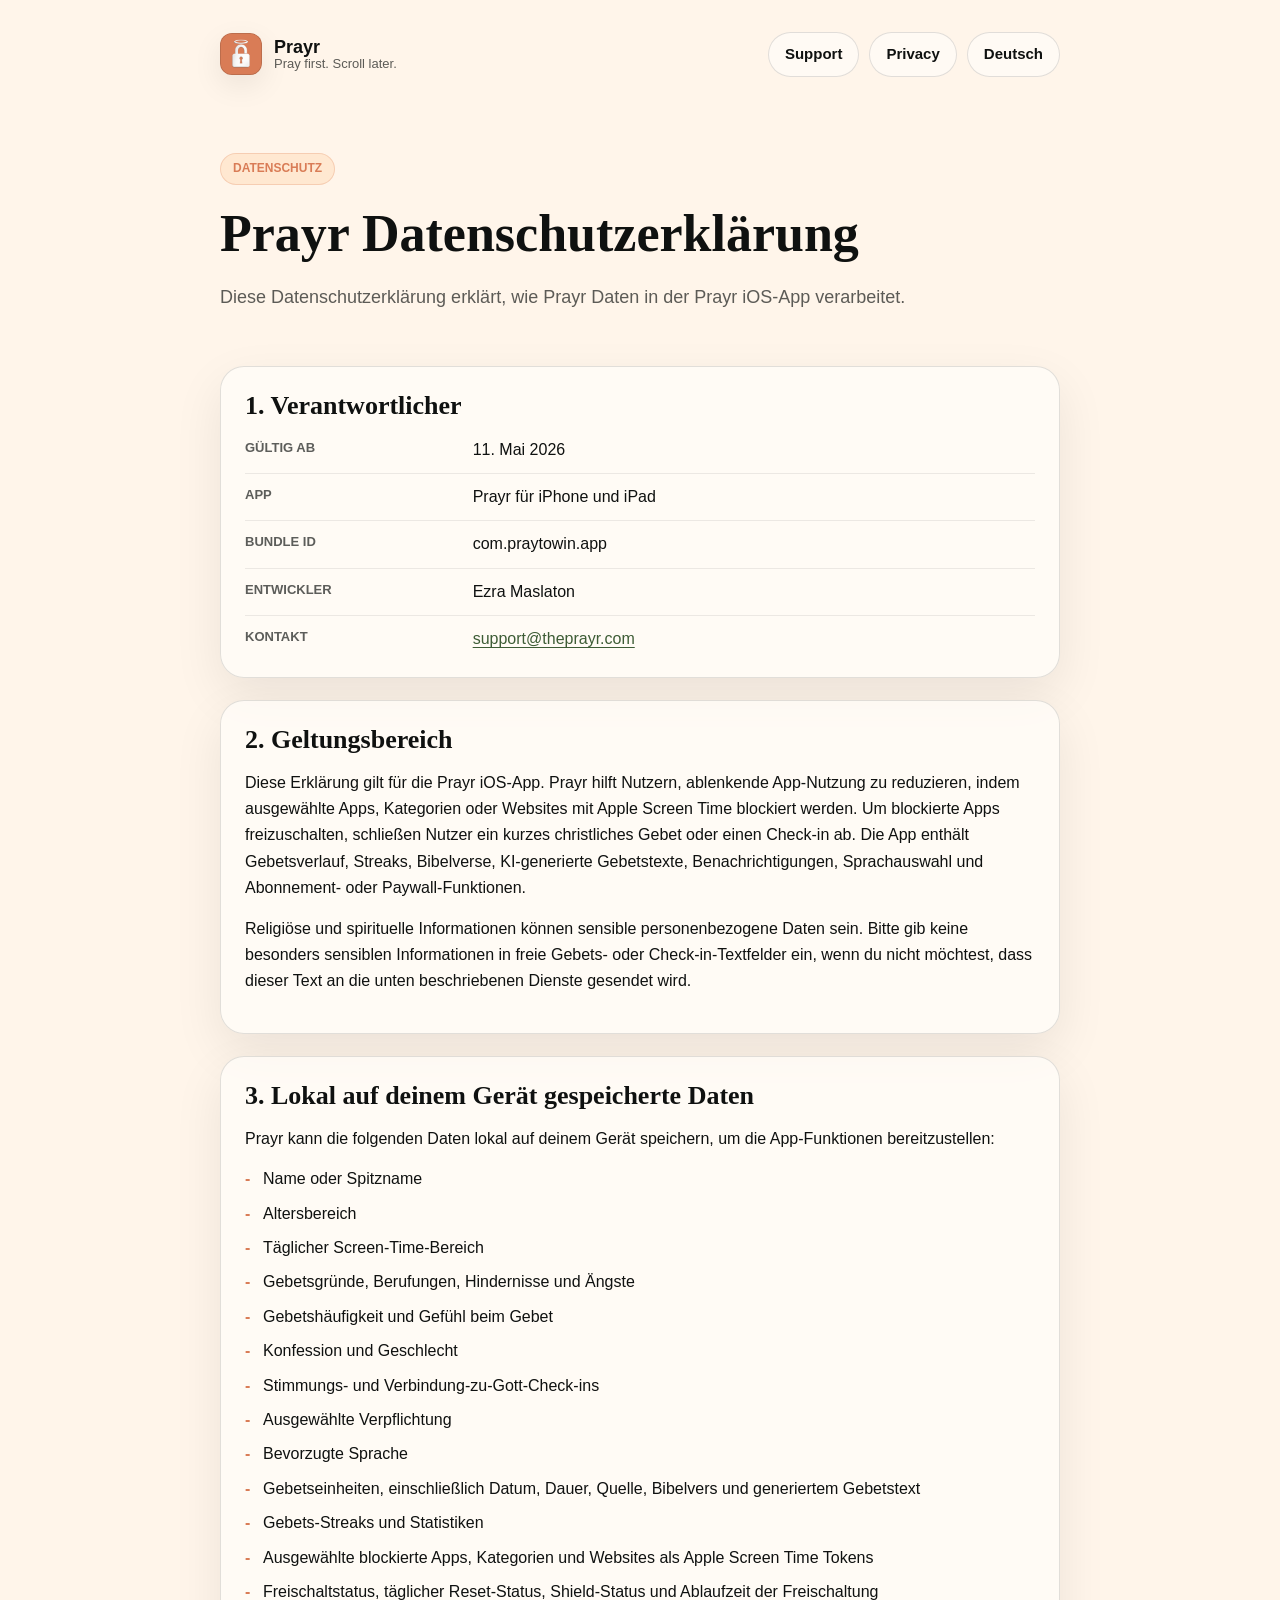
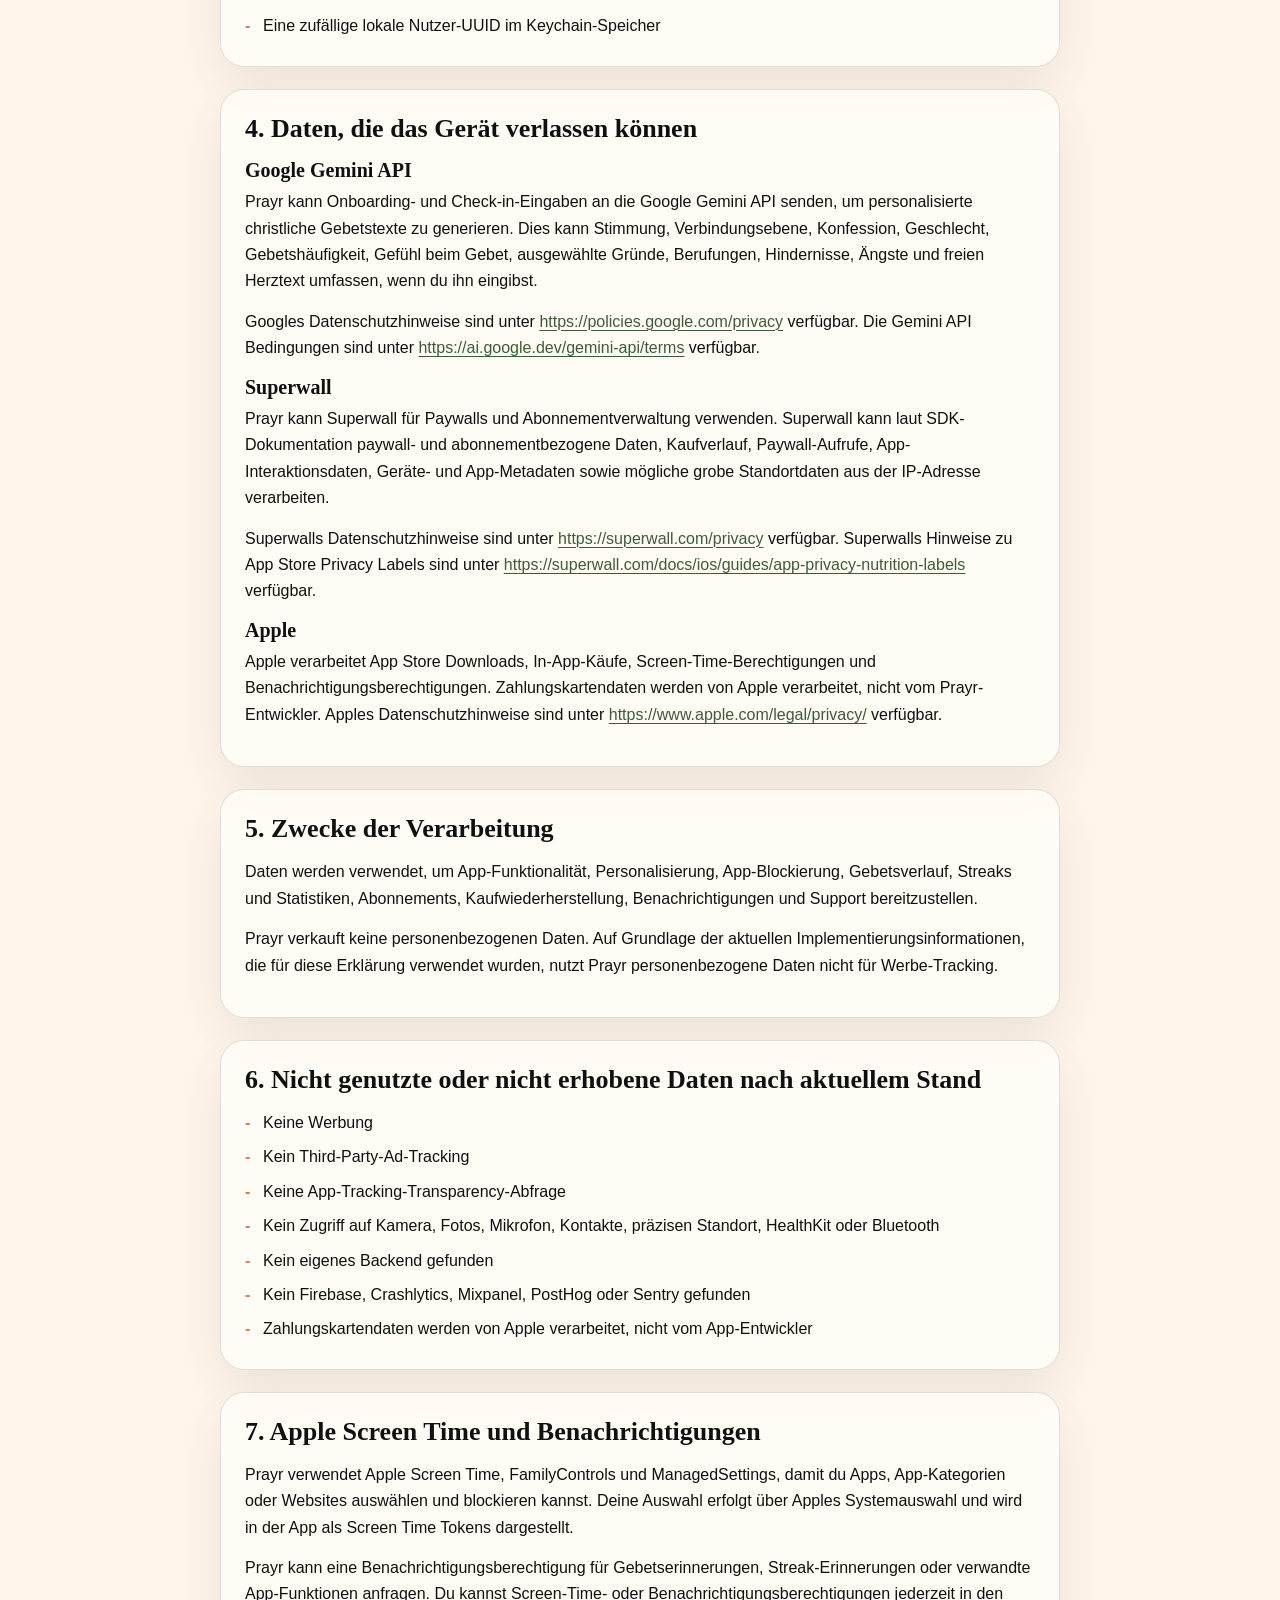
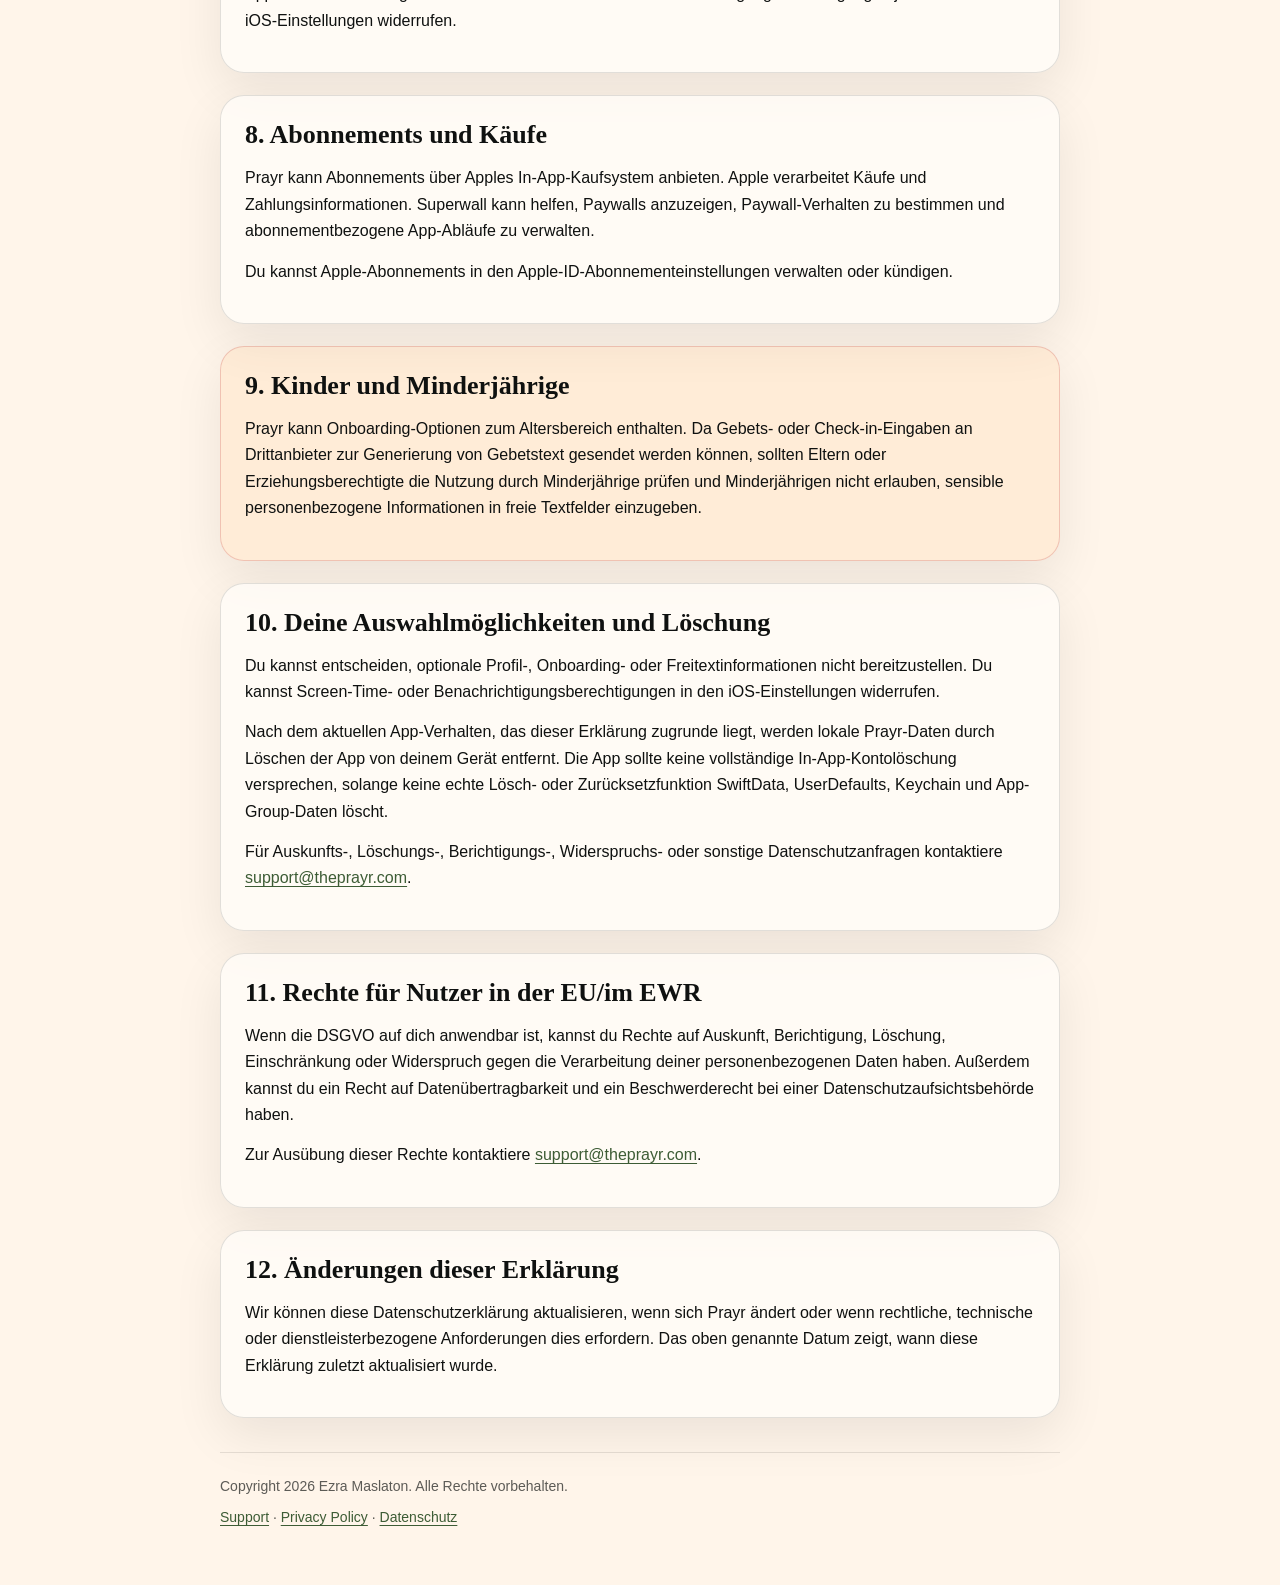
<file: docs/de/datenschutz/index.html>
<!doctype html>
<html lang="de">
  <head>
    <meta charset="utf-8">
    <meta name="viewport" content="width=device-width, initial-scale=1">
    <title>Prayr Datenschutzerklärung</title>
    <meta name="description" content="Datenschutzerklärung für Prayr, die christliche Gebets- und Screen-Time-App für iOS.">
    <meta property="og:image" content="https://theprayr.com/assets/app-icon.png">
    <link rel="icon" href="../../assets/app-icon.png" type="image/png">
    <link rel="stylesheet" href="../../assets/styles.css">
  </head>
  <body>
    <main class="site-shell">
      <header class="site-header">
        <a class="brand" href="../../">
          <span class="brand-mark" aria-hidden="true"><img src="../../assets/app-icon.png" alt=""></span>
          <span class="brand-text">
            <span class="brand-name">Prayr</span>
            <span class="brand-tagline">Pray first. Scroll later.</span>
          </span>
        </a>
        <nav class="nav" aria-label="Hauptnavigation">
          <a href="../../support/">Support</a>
          <a href="../../privacy/">Privacy</a>
          <a href="./" aria-current="page">Deutsch</a>
        </nav>
      </header>

      <section class="hero">
        <p class="eyebrow">Datenschutz</p>
        <h1>Prayr Datenschutzerklärung</h1>
        <p class="lede">Diese Datenschutzerklärung erklärt, wie Prayr Daten in der Prayr iOS-App verarbeitet.</p>
      </section>

      <section class="content-stack">
        <div class="panel">
          <h2>1. Verantwortlicher</h2>
          <ul class="meta-list">
            <li><span class="meta-label">Gültig ab</span><span>11. Mai 2026</span></li>
            <li><span class="meta-label">App</span><span>Prayr für iPhone und iPad</span></li>
            <li><span class="meta-label">Bundle ID</span><span>com.praytowin.app</span></li>
            <li><span class="meta-label">Entwickler</span><span>Ezra Maslaton</span></li>
            <li><span class="meta-label">Kontakt</span><span><a href="mailto:support@theprayr.com">support@theprayr.com</a></span></li>
          </ul>
        </div>

        <div class="panel">
          <h2>2. Geltungsbereich</h2>
          <p>Diese Erklärung gilt für die Prayr iOS-App. Prayr hilft Nutzern, ablenkende App-Nutzung zu reduzieren, indem ausgewählte Apps, Kategorien oder Websites mit Apple Screen Time blockiert werden. Um blockierte Apps freizuschalten, schließen Nutzer ein kurzes christliches Gebet oder einen Check-in ab. Die App enthält Gebetsverlauf, Streaks, Bibelverse, KI-generierte Gebetstexte, Benachrichtigungen, Sprachauswahl und Abonnement- oder Paywall-Funktionen.</p>
          <p>Religiöse und spirituelle Informationen können sensible personenbezogene Daten sein. Bitte gib keine besonders sensiblen Informationen in freie Gebets- oder Check-in-Textfelder ein, wenn du nicht möchtest, dass dieser Text an die unten beschriebenen Dienste gesendet wird.</p>
        </div>

        <div class="panel">
          <h2>3. Lokal auf deinem Gerät gespeicherte Daten</h2>
          <p>Prayr kann die folgenden Daten lokal auf deinem Gerät speichern, um die App-Funktionen bereitzustellen:</p>
          <ul class="plain-list">
            <li>Name oder Spitzname</li>
            <li>Altersbereich</li>
            <li>Täglicher Screen-Time-Bereich</li>
            <li>Gebetsgründe, Berufungen, Hindernisse und Ängste</li>
            <li>Gebetshäufigkeit und Gefühl beim Gebet</li>
            <li>Konfession und Geschlecht</li>
            <li>Stimmungs- und Verbindung-zu-Gott-Check-ins</li>
            <li>Ausgewählte Verpflichtung</li>
            <li>Bevorzugte Sprache</li>
            <li>Gebetseinheiten, einschließlich Datum, Dauer, Quelle, Bibelvers und generiertem Gebetstext</li>
            <li>Gebets-Streaks und Statistiken</li>
            <li>Ausgewählte blockierte Apps, Kategorien und Websites als Apple Screen Time Tokens</li>
            <li>Freischaltstatus, täglicher Reset-Status, Shield-Status und Ablaufzeit der Freischaltung</li>
            <li>Eine zufällige lokale Nutzer-UUID im Keychain-Speicher</li>
          </ul>
        </div>

        <div class="panel">
          <h2>4. Daten, die das Gerät verlassen können</h2>
          <h3>Google Gemini API</h3>
          <p>Prayr kann Onboarding- und Check-in-Eingaben an die Google Gemini API senden, um personalisierte christliche Gebetstexte zu generieren. Dies kann Stimmung, Verbindungsebene, Konfession, Geschlecht, Gebetshäufigkeit, Gefühl beim Gebet, ausgewählte Gründe, Berufungen, Hindernisse, Ängste und freien Herztext umfassen, wenn du ihn eingibst.</p>
          <p>Googles Datenschutzhinweise sind unter <a href="https://policies.google.com/privacy">https://policies.google.com/privacy</a> verfügbar. Die Gemini API Bedingungen sind unter <a href="https://ai.google.dev/gemini-api/terms">https://ai.google.dev/gemini-api/terms</a> verfügbar.</p>

          <h3>Superwall</h3>
          <p>Prayr kann Superwall für Paywalls und Abonnementverwaltung verwenden. Superwall kann laut SDK-Dokumentation paywall- und abonnementbezogene Daten, Kaufverlauf, Paywall-Aufrufe, App-Interaktionsdaten, Geräte- und App-Metadaten sowie mögliche grobe Standortdaten aus der IP-Adresse verarbeiten.</p>
          <p>Superwalls Datenschutzhinweise sind unter <a href="https://superwall.com/privacy">https://superwall.com/privacy</a> verfügbar. Superwalls Hinweise zu App Store Privacy Labels sind unter <a href="https://superwall.com/docs/ios/guides/app-privacy-nutrition-labels">https://superwall.com/docs/ios/guides/app-privacy-nutrition-labels</a> verfügbar.</p>

          <h3>Apple</h3>
          <p>Apple verarbeitet App Store Downloads, In-App-Käufe, Screen-Time-Berechtigungen und Benachrichtigungsberechtigungen. Zahlungskartendaten werden von Apple verarbeitet, nicht vom Prayr-Entwickler. Apples Datenschutzhinweise sind unter <a href="https://www.apple.com/legal/privacy/">https://www.apple.com/legal/privacy/</a> verfügbar.</p>
        </div>

        <div class="panel">
          <h2>5. Zwecke der Verarbeitung</h2>
          <p>Daten werden verwendet, um App-Funktionalität, Personalisierung, App-Blockierung, Gebetsverlauf, Streaks und Statistiken, Abonnements, Kaufwiederherstellung, Benachrichtigungen und Support bereitzustellen.</p>
          <p>Prayr verkauft keine personenbezogenen Daten. Auf Grundlage der aktuellen Implementierungsinformationen, die für diese Erklärung verwendet wurden, nutzt Prayr personenbezogene Daten nicht für Werbe-Tracking.</p>
        </div>

        <div class="panel">
          <h2>6. Nicht genutzte oder nicht erhobene Daten nach aktuellem Stand</h2>
          <ul class="plain-list">
            <li>Keine Werbung</li>
            <li>Kein Third-Party-Ad-Tracking</li>
            <li>Keine App-Tracking-Transparency-Abfrage</li>
            <li>Kein Zugriff auf Kamera, Fotos, Mikrofon, Kontakte, präzisen Standort, HealthKit oder Bluetooth</li>
            <li>Kein eigenes Backend gefunden</li>
            <li>Kein Firebase, Crashlytics, Mixpanel, PostHog oder Sentry gefunden</li>
            <li>Zahlungskartendaten werden von Apple verarbeitet, nicht vom App-Entwickler</li>
          </ul>
        </div>

        <div class="panel">
          <h2>7. Apple Screen Time und Benachrichtigungen</h2>
          <p>Prayr verwendet Apple Screen Time, FamilyControls und ManagedSettings, damit du Apps, App-Kategorien oder Websites auswählen und blockieren kannst. Deine Auswahl erfolgt über Apples Systemauswahl und wird in der App als Screen Time Tokens dargestellt.</p>
          <p>Prayr kann eine Benachrichtigungsberechtigung für Gebetserinnerungen, Streak-Erinnerungen oder verwandte App-Funktionen anfragen. Du kannst Screen-Time- oder Benachrichtigungsberechtigungen jederzeit in den iOS-Einstellungen widerrufen.</p>
        </div>

        <div class="panel">
          <h2>8. Abonnements und Käufe</h2>
          <p>Prayr kann Abonnements über Apples In-App-Kaufsystem anbieten. Apple verarbeitet Käufe und Zahlungsinformationen. Superwall kann helfen, Paywalls anzuzeigen, Paywall-Verhalten zu bestimmen und abonnementbezogene App-Abläufe zu verwalten.</p>
          <p>Du kannst Apple-Abonnements in den Apple-ID-Abonnementeinstellungen verwalten oder kündigen.</p>
        </div>

        <div class="panel warning">
          <h2>9. Kinder und Minderjährige</h2>
          <p>Prayr kann Onboarding-Optionen zum Altersbereich enthalten. Da Gebets- oder Check-in-Eingaben an Drittanbieter zur Generierung von Gebetstext gesendet werden können, sollten Eltern oder Erziehungsberechtigte die Nutzung durch Minderjährige prüfen und Minderjährigen nicht erlauben, sensible personenbezogene Informationen in freie Textfelder einzugeben.</p>
        </div>

        <div class="panel">
          <h2>10. Deine Auswahlmöglichkeiten und Löschung</h2>
          <p>Du kannst entscheiden, optionale Profil-, Onboarding- oder Freitextinformationen nicht bereitzustellen. Du kannst Screen-Time- oder Benachrichtigungsberechtigungen in den iOS-Einstellungen widerrufen.</p>
          <p>Nach dem aktuellen App-Verhalten, das dieser Erklärung zugrunde liegt, werden lokale Prayr-Daten durch Löschen der App von deinem Gerät entfernt. Die App sollte keine vollständige In-App-Kontolöschung versprechen, solange keine echte Lösch- oder Zurücksetzfunktion SwiftData, UserDefaults, Keychain und App-Group-Daten löscht.</p>
          <p>Für Auskunfts-, Löschungs-, Berichtigungs-, Widerspruchs- oder sonstige Datenschutzanfragen kontaktiere <a href="mailto:support@theprayr.com">support@theprayr.com</a>.</p>
        </div>

        <div class="panel">
          <h2>11. Rechte für Nutzer in der EU/im EWR</h2>
          <p>Wenn die DSGVO auf dich anwendbar ist, kannst du Rechte auf Auskunft, Berichtigung, Löschung, Einschränkung oder Widerspruch gegen die Verarbeitung deiner personenbezogenen Daten haben. Außerdem kannst du ein Recht auf Datenübertragbarkeit und ein Beschwerderecht bei einer Datenschutzaufsichtsbehörde haben.</p>
          <p>Zur Ausübung dieser Rechte kontaktiere <a href="mailto:support@theprayr.com">support@theprayr.com</a>.</p>
        </div>

        <div class="panel">
          <h2>12. Änderungen dieser Erklärung</h2>
          <p>Wir können diese Datenschutzerklärung aktualisieren, wenn sich Prayr ändert oder wenn rechtliche, technische oder dienstleisterbezogene Anforderungen dies erfordern. Das oben genannte Datum zeigt, wann diese Erklärung zuletzt aktualisiert wurde.</p>
        </div>
      </section>

      <footer class="site-footer">
        <span>Copyright 2026 Ezra Maslaton. Alle Rechte vorbehalten.</span>
        <span><a href="../../support/">Support</a> · <a href="../../privacy/">Privacy Policy</a> · <a href="./">Datenschutz</a></span>
      </footer>
    </main>
  </body>
</html>
</file>
<file: docs/assets/styles.css>
:root {
  --manifest-black: #0f1110;
  --morning-cream: #fff5ea;
  --apricot: #ffd2a6;
  --apricot-dark: #e6b88a;
  --growth-green: #3d5c35;
  --clay-terra: #d97c56;
  --mist-lavender: #e6e1f0;
  --golden-hour: #ebc25e;
  --burnt-red: #bf3f3f;
  --surface: #fffaf3;
  --surface-strong: #fffdf9;
  --border: rgba(15, 17, 16, 0.12);
  --muted: rgba(15, 17, 16, 0.68);
  --shadow: 0 18px 50px rgba(15, 17, 16, 0.08);
}

* {
  box-sizing: border-box;
}

html {
  color: var(--manifest-black);
  background: var(--morning-cream);
  font-family: -apple-system, BlinkMacSystemFont, "SF Pro Text", "Inter", sans-serif;
  line-height: 1.65;
}

body {
  margin: 0;
  min-width: 320px;
}

a {
  color: var(--growth-green);
  text-decoration-thickness: 0.08em;
  text-underline-offset: 0.18em;
}

a:hover {
  color: var(--clay-terra);
}

.site-shell {
  width: min(100%, 880px);
  margin: 0 auto;
  padding: 24px 20px 56px;
}

.site-header {
  display: flex;
  align-items: center;
  justify-content: space-between;
  gap: 20px;
  padding: 8px 0 40px;
}

.brand {
  display: inline-flex;
  align-items: center;
  gap: 12px;
  color: var(--manifest-black);
  font-weight: 700;
  text-decoration: none;
}

.brand-mark {
  display: grid;
  width: 42px;
  height: 42px;
  place-items: center;
  overflow: hidden;
  border: 1px solid rgba(15, 17, 16, 0.14);
  border-radius: 12px;
  background: var(--clay-terra);
  box-shadow: 0 10px 30px rgba(15, 17, 16, 0.08);
  flex: 0 0 auto;
}

.brand-mark img {
  display: block;
  width: 100%;
  height: 100%;
}

.brand-text {
  display: grid;
  gap: 0;
  line-height: 1.15;
}

.brand-name {
  font-size: 18px;
}

.brand-tagline {
  color: var(--muted);
  font-size: 13px;
  font-weight: 500;
}

.nav {
  display: flex;
  flex-wrap: wrap;
  justify-content: flex-end;
  gap: 10px;
}

.nav a,
.button {
  display: inline-flex;
  align-items: center;
  justify-content: center;
  min-height: 42px;
  padding: 9px 16px;
  border: 1px solid var(--border);
  border-radius: 999px;
  background: rgba(255, 253, 249, 0.68);
  color: var(--manifest-black);
  font-size: 15px;
  font-weight: 650;
  text-decoration: none;
}

.nav a:hover,
.button:hover {
  border-color: rgba(217, 124, 86, 0.42);
  color: var(--manifest-black);
}

.button.primary {
  border-color: var(--manifest-black);
  background: var(--manifest-black);
  color: var(--morning-cream);
}

.hero {
  display: grid;
  gap: 20px;
  margin-bottom: 30px;
  padding: 36px 0 10px;
}

.eyebrow {
  width: fit-content;
  margin: 0;
  padding: 5px 12px;
  border: 1px solid rgba(217, 124, 86, 0.25);
  border-radius: 999px;
  background: rgba(255, 210, 166, 0.36);
  color: var(--clay-terra);
  font-size: 12px;
  font-weight: 800;
  letter-spacing: 0;
  text-transform: uppercase;
}

h1,
h2,
h3 {
  margin: 0;
  font-family: ui-serif, Georgia, "Times New Roman", serif;
  line-height: 1.12;
}

h1 {
  max-width: 760px;
  font-size: clamp(34px, 7vw, 52px);
}

h2 {
  margin-bottom: 16px;
  font-size: 26px;
}

h3 {
  margin-bottom: 8px;
  font-size: 20px;
}

p {
  margin: 0 0 14px;
}

.lede {
  max-width: 720px;
  color: var(--muted);
  font-size: 18px;
}

.content-stack {
  display: grid;
  gap: 22px;
}

.panel {
  padding: 24px;
  border: 1px solid var(--border);
  border-radius: 24px;
  background: rgba(255, 253, 249, 0.76);
  box-shadow: var(--shadow);
}

.panel.flat {
  box-shadow: none;
}

.callout {
  border-color: rgba(61, 92, 53, 0.2);
  background: rgba(230, 225, 240, 0.35);
}

.warning {
  border-color: rgba(191, 63, 63, 0.24);
  background: rgba(255, 210, 166, 0.28);
}

.grid {
  display: grid;
  gap: 16px;
}

.grid.two {
  grid-template-columns: repeat(2, minmax(0, 1fr));
}

.grid.three {
  grid-template-columns: repeat(3, minmax(0, 1fr));
}

.quick-links {
  display: grid;
  grid-template-columns: repeat(2, minmax(0, 1fr));
  gap: 10px;
  margin-top: 4px;
}

.quick-links a {
  display: block;
  min-height: 44px;
  padding: 10px 12px;
  border: 1px solid var(--border);
  border-radius: 14px;
  background: var(--surface-strong);
  color: var(--manifest-black);
  font-size: 14px;
  font-weight: 650;
  text-decoration: none;
}

.meta-list,
.plain-list {
  margin: 0;
  padding: 0;
  list-style: none;
}

.meta-list {
  display: grid;
  gap: 10px;
}

.meta-list li {
  display: grid;
  grid-template-columns: minmax(120px, 0.38fr) 1fr;
  gap: 14px;
  padding-bottom: 10px;
  border-bottom: 1px solid rgba(15, 17, 16, 0.08);
}

.meta-list li:last-child {
  padding-bottom: 0;
  border-bottom: 0;
}

.meta-label {
  color: var(--muted);
  font-size: 13px;
  font-weight: 800;
  text-transform: uppercase;
}

.plain-list {
  display: grid;
  gap: 8px;
  margin: 8px 0 2px;
}

.plain-list li {
  position: relative;
  padding-left: 18px;
}

.plain-list li::before {
  position: absolute;
  left: 0;
  color: var(--clay-terra);
  content: "-";
  font-weight: 800;
}

.faq {
  display: grid;
  gap: 14px;
}

.faq-item {
  padding: 18px 0;
  border-top: 1px solid rgba(15, 17, 16, 0.1);
}

.faq-item:first-child {
  border-top: 0;
  padding-top: 0;
}

.faq-item:last-child {
  padding-bottom: 0;
}

.muted {
  color: var(--muted);
}

.site-footer {
  display: grid;
  gap: 8px;
  margin-top: 34px;
  padding-top: 22px;
  border-top: 1px solid rgba(15, 17, 16, 0.1);
  color: var(--muted);
  font-size: 14px;
}

@media (max-width: 700px) {
  .site-shell {
    padding: 18px 16px 44px;
  }

  .site-header {
    display: grid;
    gap: 18px;
    padding-bottom: 24px;
  }

  .nav {
    justify-content: flex-start;
  }

  .hero {
    padding-top: 18px;
  }

  .grid.two,
  .grid.three,
  .quick-links {
    grid-template-columns: 1fr;
  }

  .panel {
    padding: 20px;
    border-radius: 20px;
  }

  .meta-list li {
    grid-template-columns: 1fr;
    gap: 2px;
  }
}
</file>
